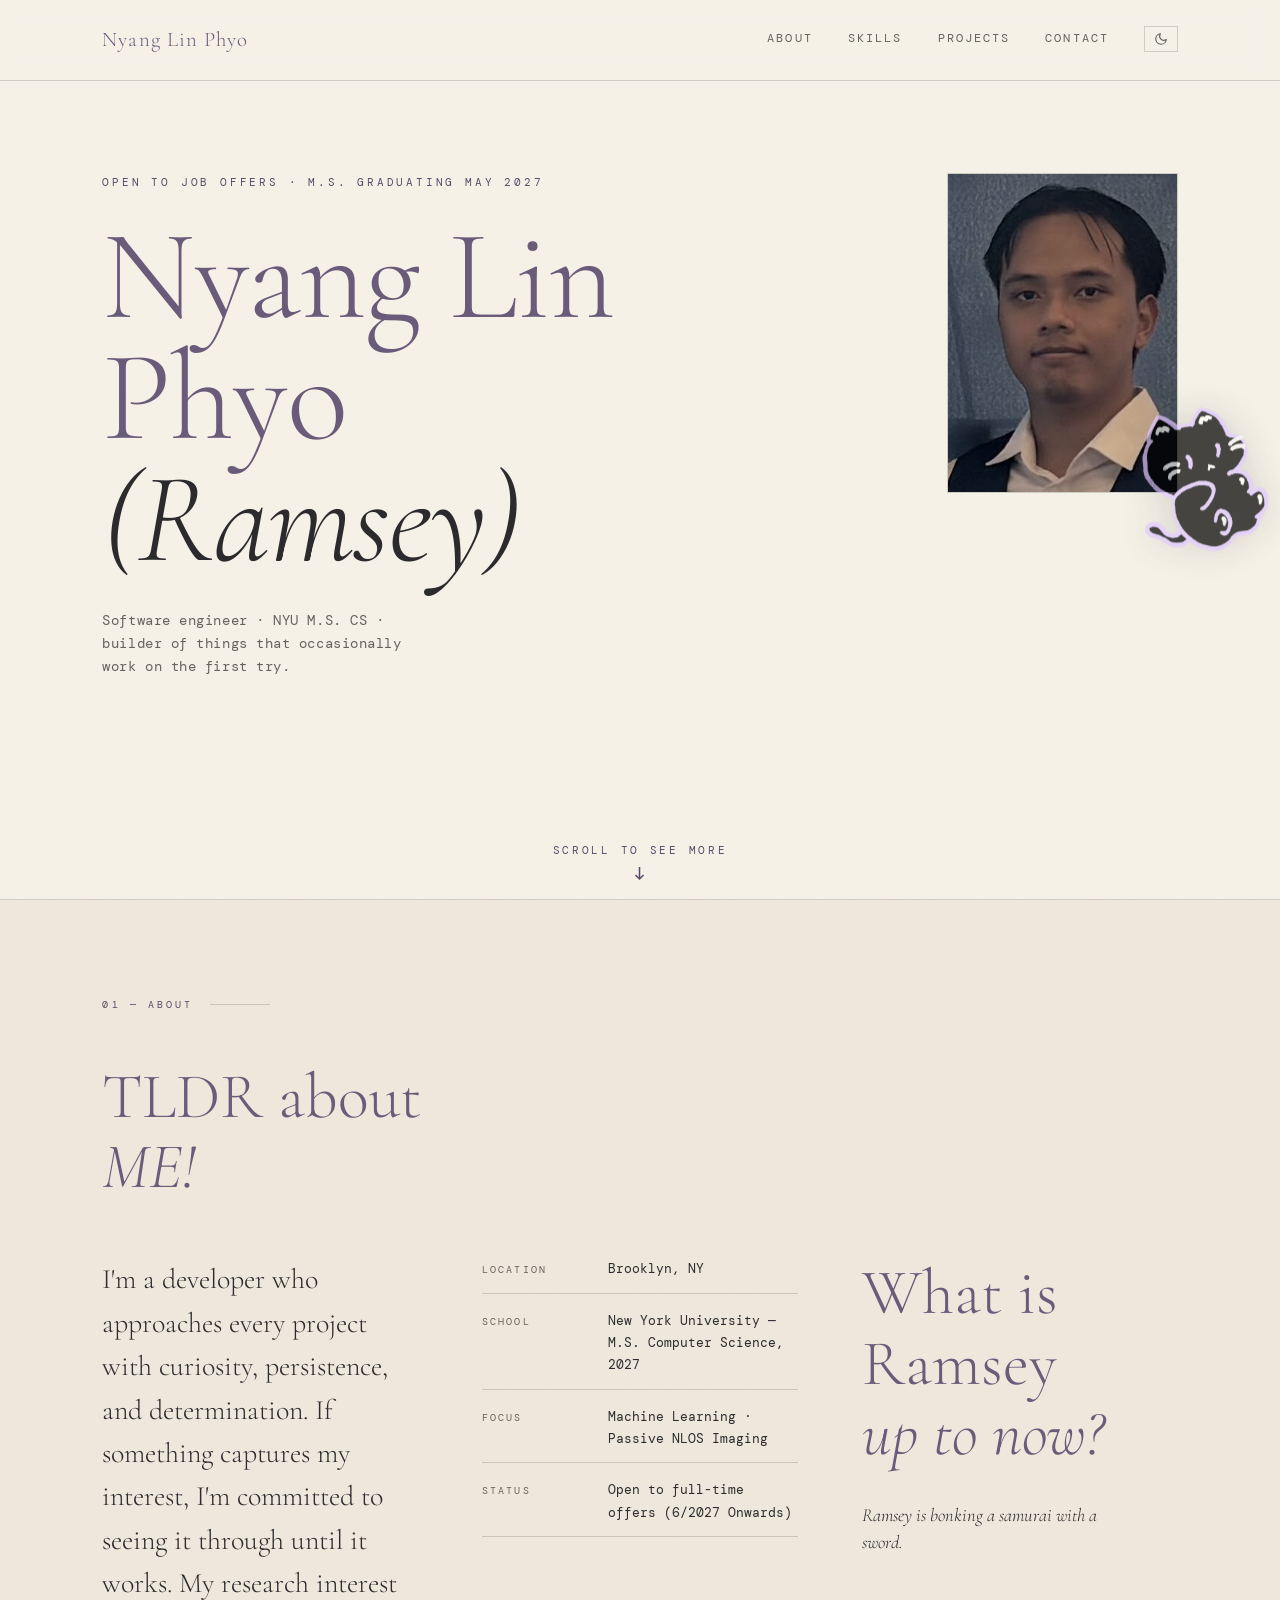
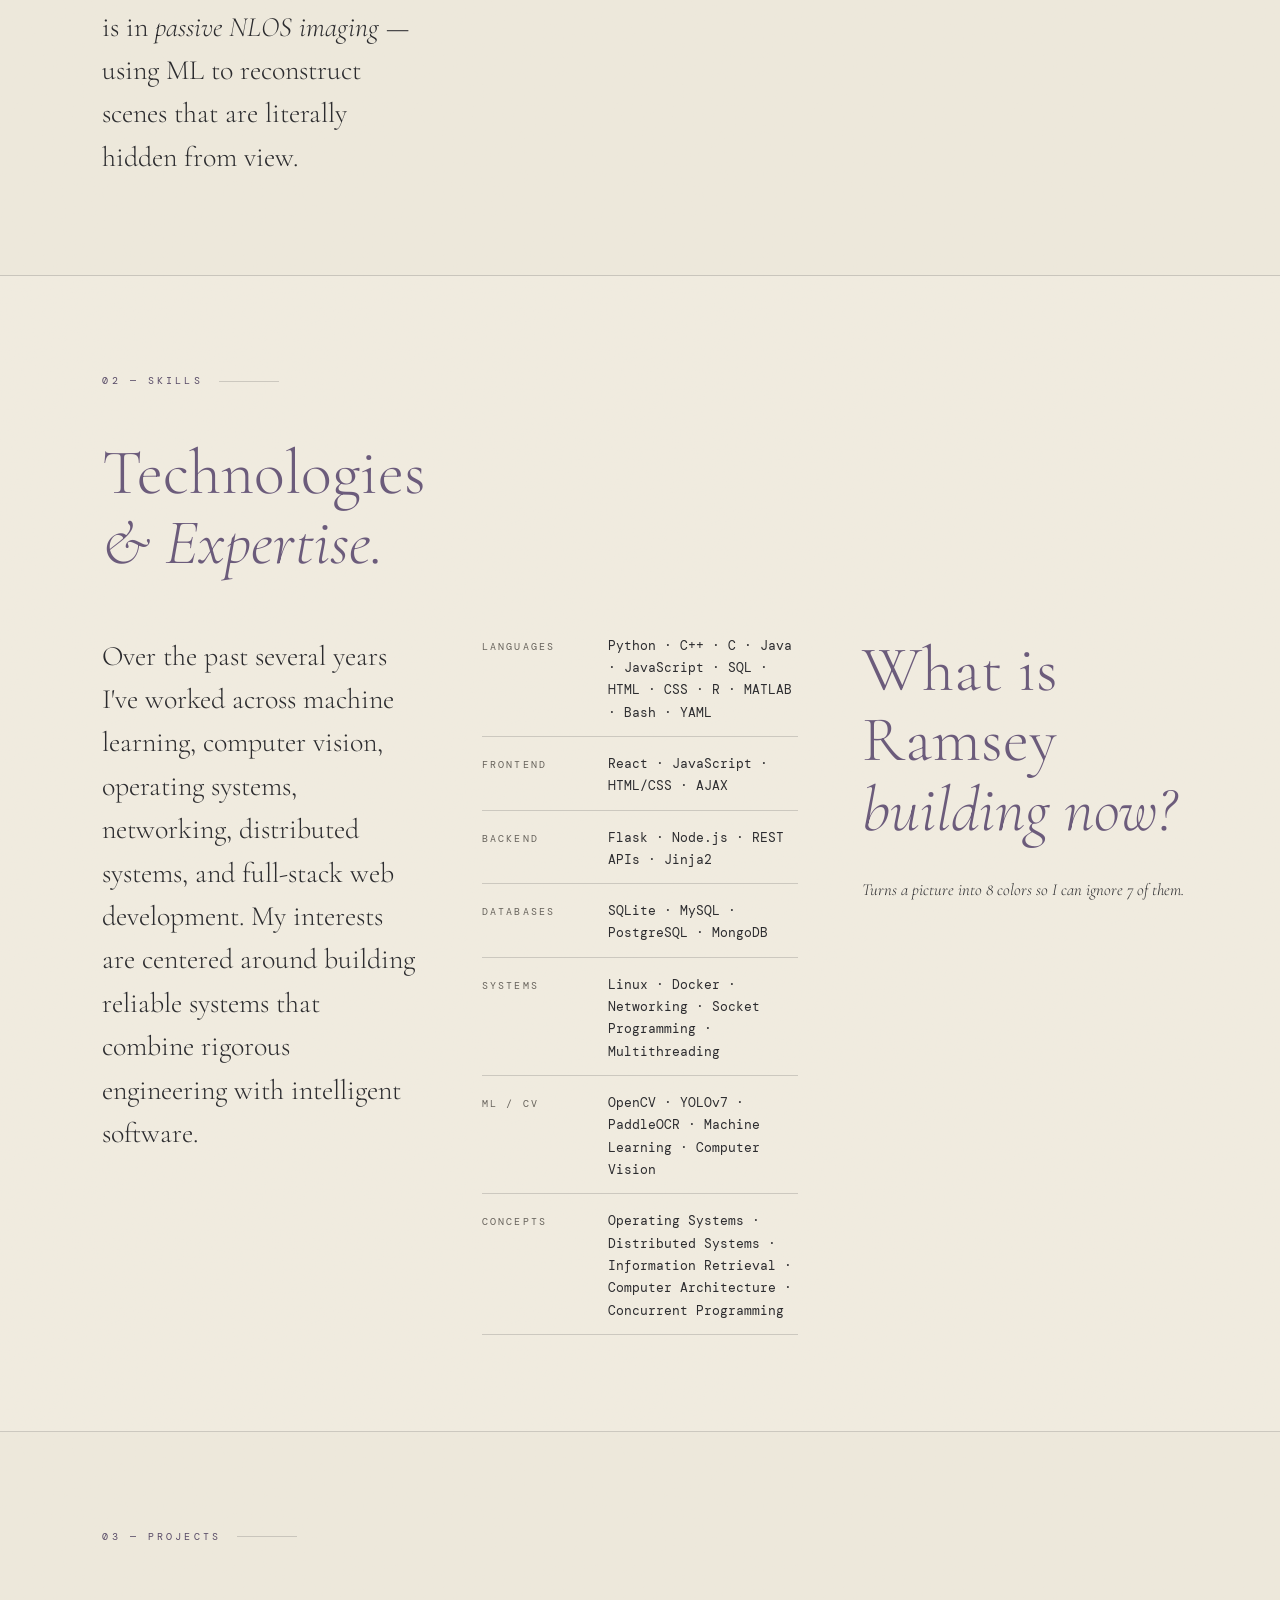
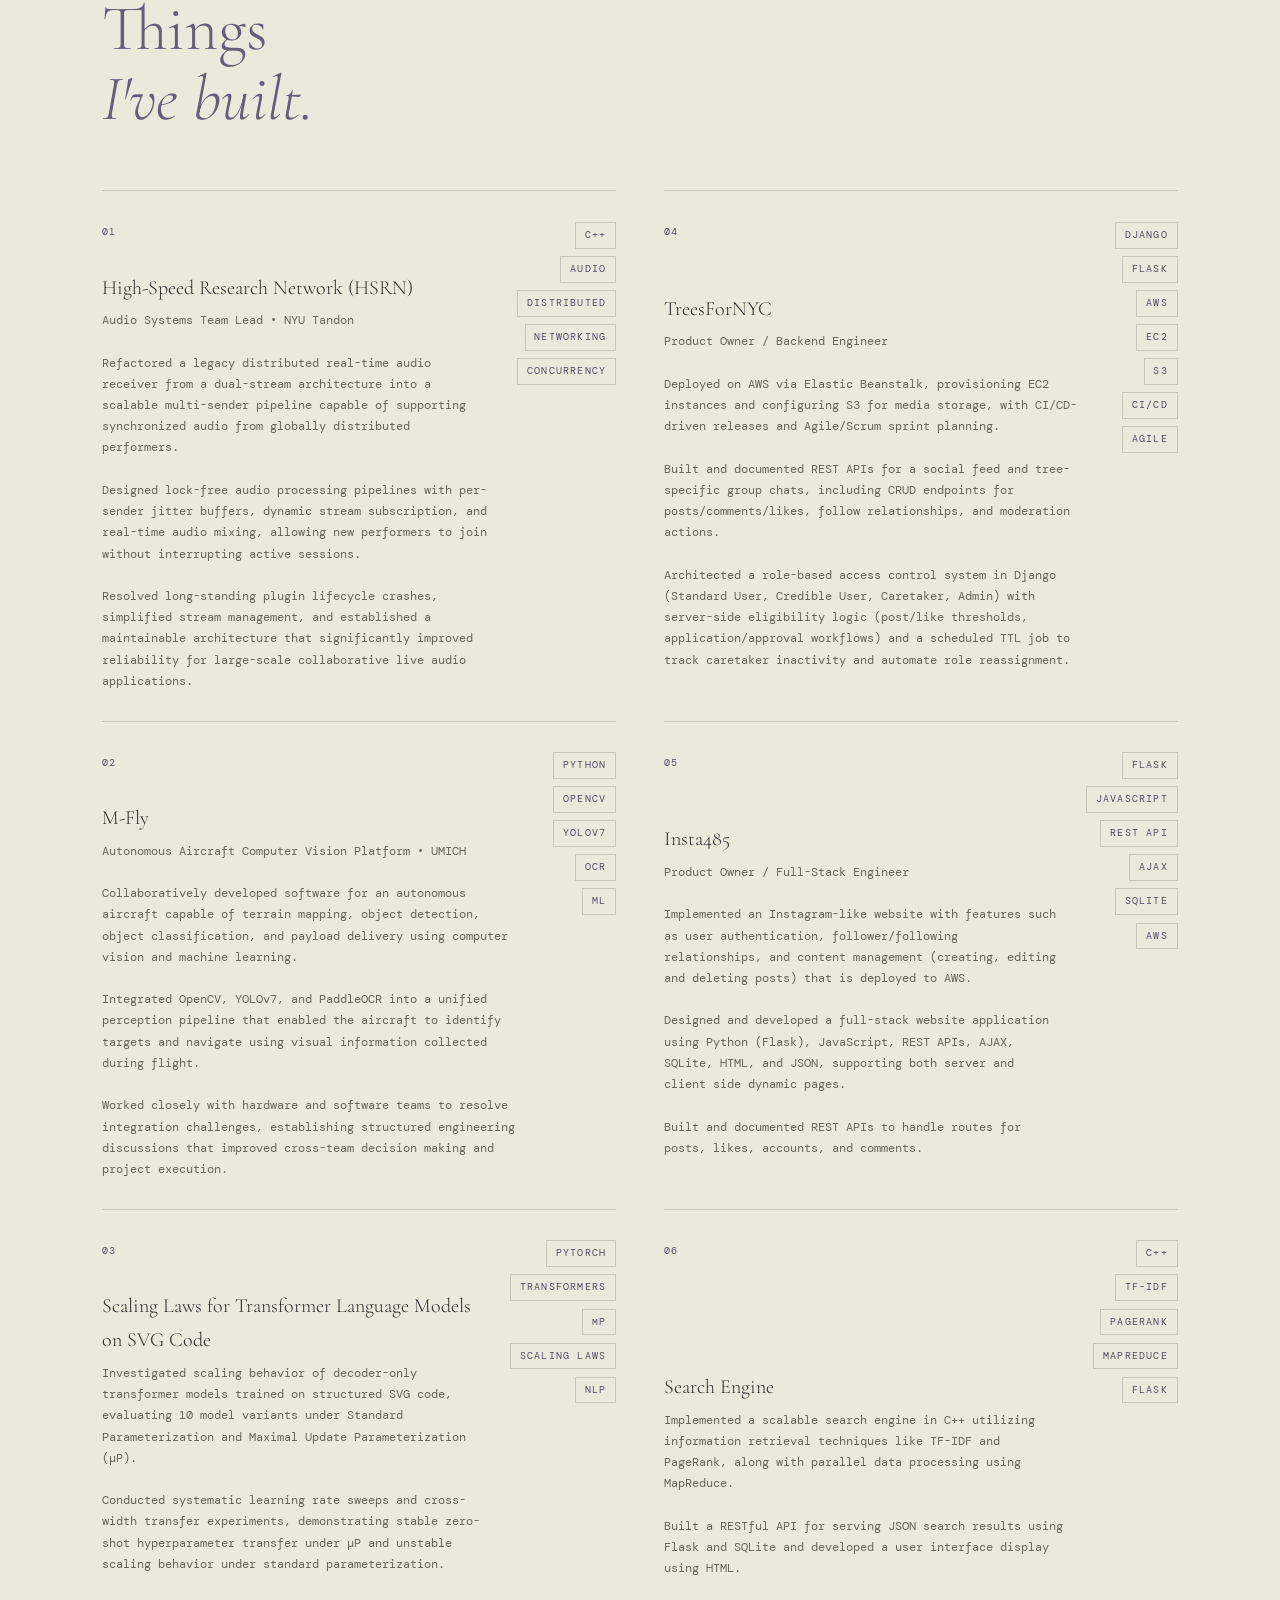
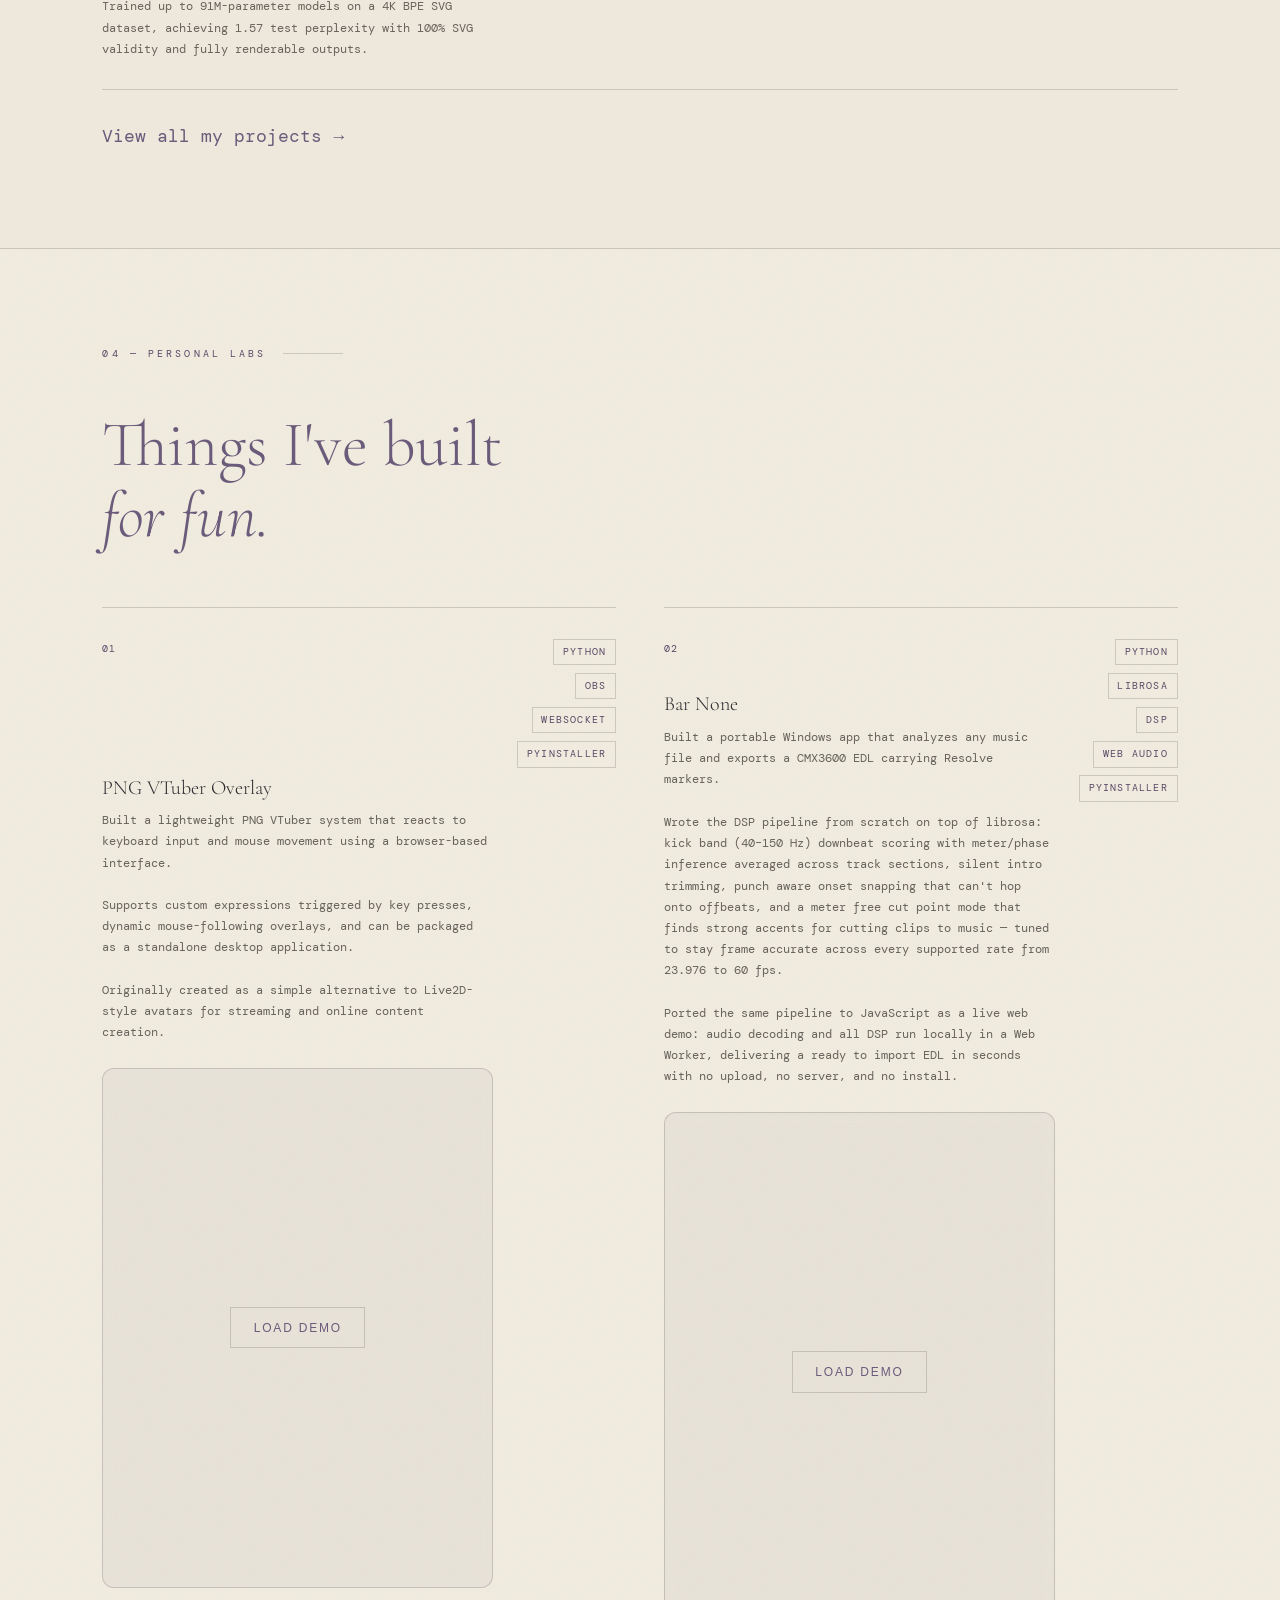
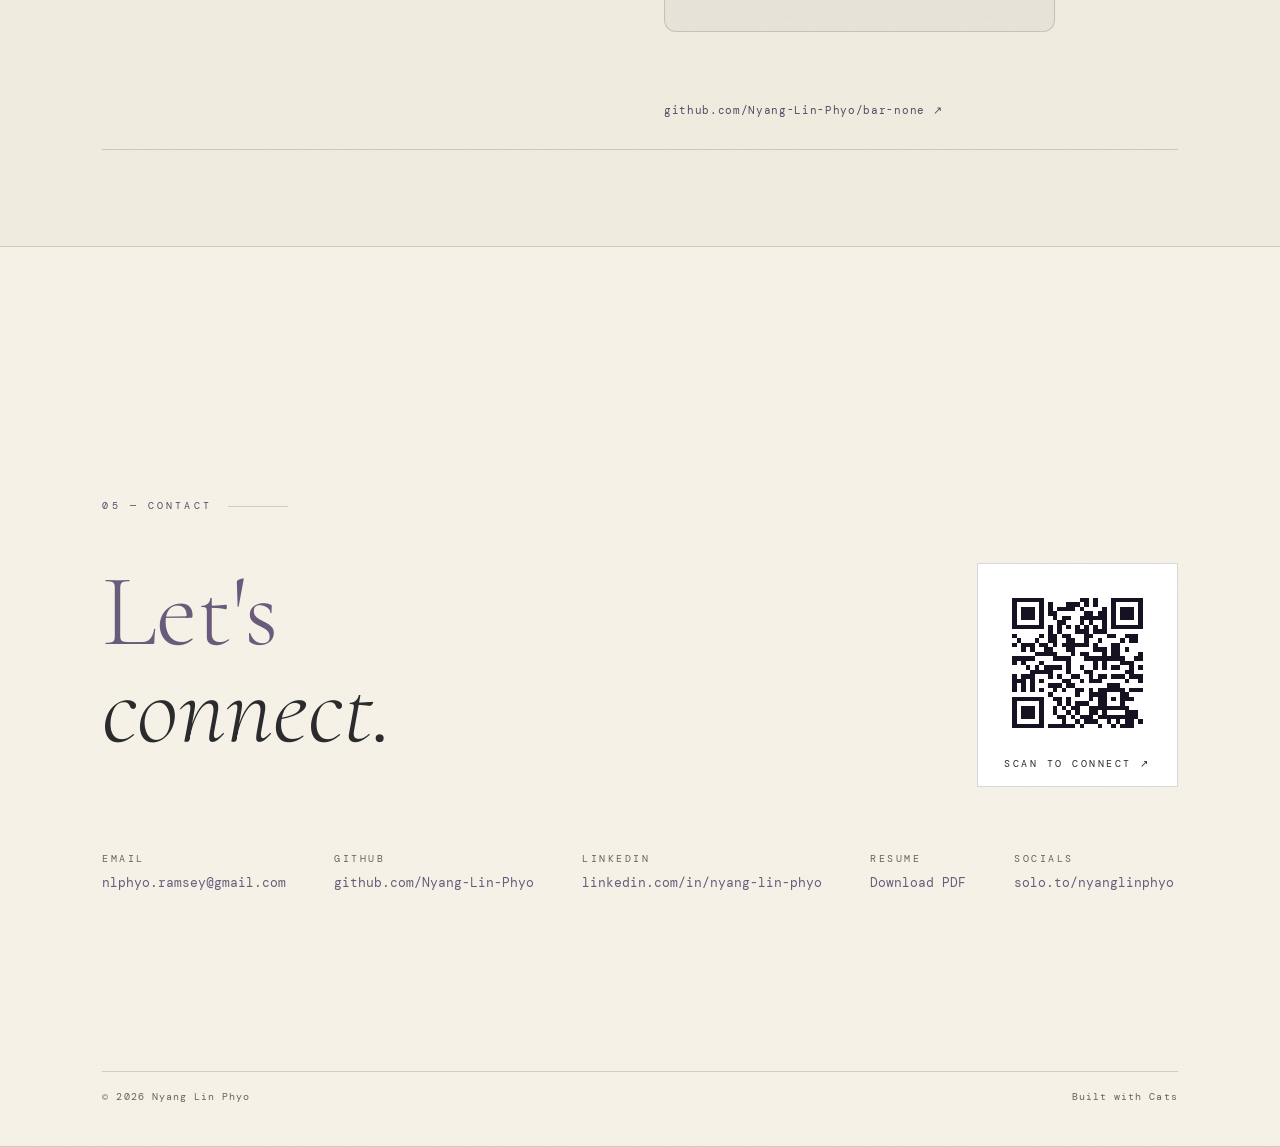
<file: index.html>
<!DOCTYPE html>
<html lang="en">

<head>
    <meta charset="UTF-8" />
    <meta name="viewport" content="width=device-width, initial-scale=1.0" />
    <title>welcome every-nyan~</title>
    <meta name="description" content="Portfolio of Nyang Lin Phyo (Ramsey) — software engineer, NYU M.S. CS. Machine learning, computer vision, systems and full-stack projects." />

    <link rel="preconnect" href="https://fonts.googleapis.com" />
    <link
        href="https://fonts.googleapis.com/css2?family=Cormorant+Garamond:ital,wght@0,300;0,400;1,300&family=DM+Mono:wght@300;400&display=swap"
        rel="stylesheet" />
    <link rel="icon" href="assets/R.png" type="image/png" />

    <!-- apply saved / OS theme before paint to avoid a flash -->
    <script>
        (function () {
            const saved = localStorage.getItem('theme');
            document.documentElement.dataset.theme =
                saved ?? (matchMedia('(prefers-color-scheme: light)').matches ? 'light' : 'dark');
        })();
    </script>

    <link rel="stylesheet" href="css/styles.css" />
</head>

<body>

    <a class="skip-link" href="#main">Skip to main content</a>

    <!-- floating cat (fixed, decorative — drag & drop easter egg) -->
    <div class="floating-cat" id="floatingCat" aria-hidden="true">
        <img src="assets/floatingCat.png" alt="" />
    </div>

    <!-- ══ ICON LIBRARY ══ -->
    <svg xmlns="http://www.w3.org/2000/svg" style="display: none">
        <symbol id="icon-sun" viewBox="0 0 24 24" fill="none" stroke="currentColor" stroke-width="2"
            stroke-linecap="round">
            <circle cx="12" cy="12" r="4" />
            <path
                d="M12 2v2M12 20v2M4.93 4.93l1.41 1.41M17.66 17.66l1.41 1.41M2 12h2M20 12h2M4.93 19.07l1.41-1.41M17.66 6.34l1.41-1.41" />
        </symbol>
        <symbol id="icon-moon" viewBox="0 0 24 24" fill="none" stroke="currentColor" stroke-width="2"
            stroke-linecap="round" stroke-linejoin="round">
            <path d="M21 12.79A9 9 0 1 1 11.21 3 7 7 0 0 0 21 12.79z" />
        </symbol>
    </svg>

    <!-- ══ HEADER / NAV ══ -->
    <header>
        <nav aria-label="Primary">
            <span class="nav-logo">Nyang Lin Phyo</span>
            <ul class="nav-links">
                <li><a href="#about">About</a></li>
                <li><a href="#skills">Skills</a></li>
                <li><a href="#projects">Projects</a></li>
                <li><a href="#contact">Contact</a></li>
                <li>
                    <button type="button" id="themeToggle" class="theme-toggle" aria-pressed="false">
                        <svg class="icon-sun" width="14" height="14" aria-hidden="true">
                            <use href="#icon-sun" />
                        </svg>
                        <svg class="icon-moon" width="14" height="14" aria-hidden="true">
                            <use href="#icon-moon" />
                        </svg>
                    </button>
                </li>
            </ul>
        </nav>
    </header>

    <main id="main">

        <!-- ── LAYER 1: HERO ── -->
        <section class="layer" id="hero" aria-labelledby="hero-heading">

            <div class="hero-row">
                <div class="hero-text">
                    <p class="hero-eyebrow fade-up">Open to job offers · M.S. Graduating May 2027</p>
                    <h1 class="hero-name fade-up" id="hero-heading">
                        Nyang Lin Phyo<br /><em>(Ramsey)</em>
                    </h1>
                    <p class="hero-sub fade-up">
                        Software engineer · NYU M.S. CS · builder of things that occasionally work on the first try.
                    </p>
                </div>

                <a class="hero-photo fade-up" href="personal.html">
                    <img src="assets/me.jpg" alt="Portrait of Nyang Lin Phyo — visit the personal page" />
                    <span class="hero-photo-hint" aria-hidden="true">
                        click me...
                        <svg width="11" height="11" viewBox="0 0 18 18" fill="none" stroke="currentColor"
                            stroke-width="1.5">
                            <line x1="9" y1="2" x2="9" y2="13" />
                            <polyline points="5,9.5 9,13.5 13,9.5" />
                        </svg>
                    </span>
                </a>
            </div>

            <div class="hero-scroll-indicator" aria-hidden="true">
                <span>Scroll to see more</span>
                <svg width="18" height="18" viewBox="0 0 18 18" fill="none" stroke="currentColor" stroke-width="1.5">
                    <line x1="9" y1="2" x2="9" y2="14" />
                    <polyline points="5,10 9,14 13,10" />
                </svg>
            </div>

        </section>

        <!-- ── LAYER 2: ABOUT ── -->
        <section class="layer" id="about" aria-labelledby="about-heading">
            <p class="section-label fade-up">01 — About</p>
            <h2 class="section-header fade-up" id="about-heading">
                TLDR about<br /><em>ME!</em>
            </h2>
            <div class="about-grid">
                <p class="about-text fade-up">
                    I'm a developer who approaches every project with curiosity, persistence, and determination. If
                    something captures my interest, I'm committed to seeing it through until it works. My research
                    interest is in <em>passive NLOS imaging</em> — using ML to
                    reconstruct scenes that are literally hidden from view.
                </p>
                <div class="about-details fade-up">
                    <div class="detail-row">
                        <span class="detail-key">Location</span>
                        <span class="detail-val">Brooklyn, NY</span>
                    </div>
                    <div class="detail-row">
                        <span class="detail-key">School</span>
                        <span class="detail-val">New York University — M.S. Computer Science, 2027</span>
                    </div>
                    <div class="detail-row">
                        <span class="detail-key">Focus</span>
                        <span class="detail-val">Machine Learning · Passive NLOS Imaging</span>
                    </div>
                    <div class="detail-row">
                        <span class="detail-key">Status</span>
                        <span class="detail-val">Open to full-time offers (6/2027 Onwards)</span>
                    </div>
                </div>

                <div class="about-now fade-up">
                    <h3 class="section-header about-now-title">
                        What is Ramsey<br /><em>up to now?</em>
                    </h3>
                    <p class="about-now-status" id="nowStatus"></p>
                </div>
            </div>
        </section>

        <!-- ── LAYER 3: SKILLS ── -->
        <section class="layer" id="skills" aria-labelledby="skills-heading">
            <p class="section-label fade-up">02 — Skills</p>
            <h2 class="section-header fade-up" id="skills-heading">
                Technologies<br /><em>&amp; Expertise.</em>
            </h2>

            <div class="about-grid fade-up">
                <p class="about-text">
                    Over the past several years I've worked across machine learning,
                    computer vision, operating systems, networking, distributed systems,
                    and full-stack web development. My interests are centered around
                    building reliable systems that combine rigorous engineering with
                    intelligent software.
                </p>

                <div class="about-details">
                    <div class="detail-row">
                        <span class="detail-key">Languages</span>
                        <span class="detail-val">Python · C++ · C · Java · JavaScript · SQL · HTML · CSS · R · MATLAB
                            · Bash · YAML</span>
                    </div>
                    <div class="detail-row">
                        <span class="detail-key">Frontend</span>
                        <span class="detail-val">React · JavaScript · HTML/CSS · AJAX</span>
                    </div>
                    <div class="detail-row">
                        <span class="detail-key">Backend</span>
                        <span class="detail-val">Flask · Node.js · REST APIs · Jinja2</span>
                    </div>
                    <div class="detail-row">
                        <span class="detail-key">Databases</span>
                        <span class="detail-val">SQLite · MySQL · PostgreSQL · MongoDB</span>
                    </div>
                    <div class="detail-row">
                        <span class="detail-key">Systems</span>
                        <span class="detail-val">Linux · Docker · Networking · Socket Programming ·
                            Multithreading</span>
                    </div>
                    <div class="detail-row">
                        <span class="detail-key">ML / CV</span>
                        <span class="detail-val">OpenCV · YOLOv7 · PaddleOCR · Machine Learning · Computer
                            Vision</span>
                    </div>
                    <div class="detail-row">
                        <span class="detail-key">Concepts</span>
                        <span class="detail-val">Operating Systems · Distributed Systems · Information Retrieval ·
                            Computer Architecture · Concurrent Programming</span>
                    </div>
                </div>

                <div class="about-now">
                    <h3 class="section-header about-now-title">
                        What is Ramsey<br /><em>building now?</em>
                    </h3>
                    <p class="about-now-status" id="buildStatus"></p>
                </div>
            </div>
        </section>

        <!-- ── LAYER 4: PROJECTS ── -->
        <section class="layer" id="projects" aria-labelledby="projects-heading">
            <p class="section-label fade-up">03 — Projects</p>
            <h2 class="section-header fade-up" id="projects-heading">
                Things<br /><em>I've built.</em>
            </h2>
            <div class="projects-grid">
                <div class="project-item fade-up">
                    <span class="project-num" aria-hidden="true">01</span>
                    <div class="project-content">
                        <p class="project-title">High-Speed Research Network (HSRN)</p>
                        <p class="project-desc">
                            Audio Systems Team Lead • NYU Tandon
                            <br><br>
                            Refactored a legacy distributed real-time audio receiver from a dual-stream
                            architecture into a scalable multi-sender pipeline capable of supporting synchronized
                            audio from globally distributed performers.
                            <br><br>
                            Designed lock-free audio processing pipelines with per-sender jitter buffers, dynamic
                            stream subscription, and real-time audio mixing, allowing new performers to join
                            without interrupting active sessions.
                            <br><br>
                            Resolved long-standing plugin lifecycle crashes, simplified stream management, and
                            established a maintainable architecture that significantly improved reliability for
                            large-scale collaborative live audio applications.
                        </p>
                    </div>
                    <div class="project-tags">
                        <span class="tag">C++</span>
                        <span class="tag">Audio</span>
                        <span class="tag">Distributed</span>
                        <span class="tag">Networking</span>
                        <span class="tag">Concurrency</span>
                    </div>
                </div>

                <div class="project-item fade-up">
                    <span class="project-num" aria-hidden="true">02</span>
                    <div class="project-content">
                        <p class="project-title">M-Fly</p>
                        <p class="project-desc">
                            Autonomous Aircraft Computer Vision Platform • UMICH
                            <br><br>
                            Collaboratively developed software for an autonomous aircraft capable of terrain
                            mapping, object detection, object classification, and payload delivery using computer
                            vision and machine learning.
                            <br><br>
                            Integrated OpenCV, YOLOv7, and PaddleOCR into a unified perception pipeline that
                            enabled the aircraft to identify targets and navigate using visual information
                            collected during flight.
                            <br><br>
                            Worked closely with hardware and software teams to resolve integration challenges,
                            establishing structured engineering discussions that improved cross-team decision
                            making and project execution.
                        </p>
                    </div>
                    <div class="project-tags">
                        <span class="tag">Python</span>
                        <span class="tag">OpenCV</span>
                        <span class="tag">YOLOv7</span>
                        <span class="tag">OCR</span>
                        <span class="tag">ML</span>
                    </div>
                </div>

                <div class="project-item fade-up">
                    <span class="project-num" aria-hidden="true">03</span>
                    <div class="project-content">
                        <p class="project-title">Scaling Laws for Transformer Language Models on SVG Code</p>
                        <p class="project-desc">
                            Investigated scaling behavior of decoder-only transformer models trained on
                            structured SVG code, evaluating 10 model variants under Standard Parameterization and
                            Maximal Update Parameterization (µP).
                            <br><br>
                            Conducted systematic learning rate sweeps and cross-width transfer experiments,
                            demonstrating stable zero-shot hyperparameter transfer under µP and unstable scaling
                            behavior under standard parameterization.
                            <br><br>
                            Trained up to 91M-parameter models on a 4K BPE SVG dataset, achieving 1.57 test
                            perplexity with 100% SVG validity and fully renderable outputs.
                        </p>
                    </div>
                    <div class="project-tags">
                        <span class="tag">PyTorch</span>
                        <span class="tag">Transformers</span>
                        <span class="tag">µP</span>
                        <span class="tag">Scaling Laws</span>
                        <span class="tag">NLP</span>
                    </div>
                </div>

                <div class="project-item fade-up">
                    <span class="project-num" aria-hidden="true">04</span>
                    <div class="project-content">
                        <p class="project-title">TreesForNYC</p>
                        <p class="project-desc">
                            Product Owner / Backend Engineer
                            <br><br>
                            Deployed on AWS via Elastic Beanstalk, provisioning EC2 instances and configuring
                            S3 for media storage, with CI/CD-driven releases and Agile/Scrum sprint planning.
                            <br><br>
                            Built and documented REST APIs for a social feed and tree-specific group chats,
                            including CRUD endpoints for posts/comments/likes, follow relationships, and
                            moderation actions.
                            <br><br>
                            Architected a role-based access control system in Django (Standard User, Credible
                            User, Caretaker, Admin) with server-side eligibility logic (post/like thresholds,
                            application/approval workflows) and a scheduled TTL job to track caretaker inactivity
                            and automate role reassignment.
                        </p>
                    </div>
                    <div class="project-tags">
                        <span class="tag">Django</span>
                        <span class="tag">Flask</span>
                        <span class="tag">AWS</span>
                        <span class="tag">EC2</span>
                        <span class="tag">S3</span>
                        <span class="tag">CI/CD</span>
                        <span class="tag">Agile</span>
                    </div>
                </div>

                <div class="project-item fade-up">
                    <span class="project-num" aria-hidden="true">05</span>
                    <div class="project-content">
                        <p class="project-title">Insta485</p>
                        <p class="project-desc">
                            Product Owner / Full-Stack Engineer
                            <br><br>
                            Implemented an Instagram-like website with features such as user authentication,
                            follower/following relationships, and content management (creating, editing and
                            deleting posts) that is deployed to AWS.
                            <br><br>
                            Designed and developed a full-stack website application using Python (Flask),
                            JavaScript, REST APIs, AJAX, SQLite, HTML, and JSON, supporting both server and
                            client side dynamic pages.
                            <br><br>
                            Built and documented REST APIs to handle routes for posts, likes, accounts, and
                            comments.
                        </p>
                    </div>
                    <div class="project-tags">
                        <span class="tag">Flask</span>
                        <span class="tag">JavaScript</span>
                        <span class="tag">REST API</span>
                        <span class="tag">AJAX</span>
                        <span class="tag">SQLite</span>
                        <span class="tag">AWS</span>
                    </div>
                </div>

                <div class="project-item fade-up">
                    <span class="project-num" aria-hidden="true">06</span>
                    <div class="project-content">
                        <p class="project-title">Search Engine</p>
                        <p class="project-desc">
                            Implemented a scalable search engine in C++ utilizing information retrieval
                            techniques like TF-IDF and PageRank, along with parallel data processing using
                            MapReduce.
                            <br><br>
                            Built a RESTful API for serving JSON search results using Flask and SQLite and
                            developed a user interface display using HTML.
                        </p>
                    </div>
                    <div class="project-tags">
                        <span class="tag">C++</span>
                        <span class="tag">TF-IDF</span>
                        <span class="tag">PageRank</span>
                        <span class="tag">MapReduce</span>
                        <span class="tag">Flask</span>
                    </div>
                </div>
            </div>
            <div class="projects-more fade-up">
                <a href="projects.html" class="link link-right">
                    View all my projects →
                </a>
            </div>
        </section>

        <!-- ── LAYER 5: PERSONAL PROJECTS ── -->
        <section class="layer" id="personal" aria-labelledby="personal-heading">
            <p class="section-label fade-up">04 — Personal Labs</p>
            <h2 class="section-header fade-up" id="personal-heading">
                Things I've built<br /><em>for fun.</em>
            </h2>
            <div class="project-list">
                <div class="project-item fade-up">
                    <span class="project-num" aria-hidden="true">01</span>
                    <div class="project-content">
                        <p class="project-title">PNG VTuber Overlay</p>
                        <p class="project-desc">
                            Built a lightweight PNG VTuber system that reacts to keyboard input and mouse
                            movement using a browser-based interface.
                            <br><br>
                            Supports custom expressions triggered by key presses, dynamic mouse-following
                            overlays, and can be packaged as a standalone desktop application.
                            <br><br>
                            Originally created as a simple alternative to Live2D-style avatars for streaming
                            and online content creation.
                        </p>
                        <div class="project-demo-container fade-up">
                            <div class="demo-placeholder" id="demoPlaceholder">
                                <button class="demo-btn" id="loadDemoBtn">Load Demo</button>
                            </div>
                            <p class="demo-hover-hint" id="demoHoverHint">Hover over the demo to activate key
                                tracking.<br>Works better on PC!</p>
                            <p class="demo-mobile-note">Best experienced on desktop — check it out there to see
                                it in action.</p>
                        </div>
                    </div>
                    <div class="project-tags">
                        <span class="tag">Python</span>
                        <span class="tag">OBS</span>
                        <span class="tag">WebSocket</span>
                        <span class="tag">PyInstaller</span>
                    </div>
                </div>
                <div class="project-item fade-up">
                    <span class="project-num" aria-hidden="true">02</span>
                    <div class="project-content">
                        <p class="project-title">Bar None</p>
                        <p class="project-desc">
                            Built a portable Windows app that analyzes any music file and exports a
                            CMX3600 EDL carrying Resolve markers.
                            <br><br>
                            Wrote the DSP pipeline from scratch on top of librosa: kick band
                            (40–150 Hz) downbeat scoring with meter/phase inference averaged
                            across track sections, silent intro trimming, punch aware onset
                            snapping that can't hop onto offbeats, and a meter free cut point
                            mode that finds strong accents for cutting clips to music — tuned to
                            stay frame accurate across every supported rate from 23.976 to 60 fps.
                            <br><br>
                            Ported the same pipeline to JavaScript as a live web demo: audio
                            decoding and all DSP run locally in a Web Worker, delivering a
                            ready to import EDL in seconds with no upload, no server, and no
                            install.
                        </p>
                        <div class="project-demo-container fade-up">
                            <div class="demo-placeholder" id="barNonePlaceholder">
                                <button class="demo-btn" id="loadBarNoneBtn">Load Demo</button>
                            </div>
                            <p class="demo-hover-hint" id="barNoneHoverHint">Pick a song, hit detect, download the
                                EDL — then import it into DaVinci Resolve.</p>
                        </div>
                        <p class="project-repo-link">
                            <a href="https://github.com/Nyang-Lin-Phyo/bar-none" target="_blank"
                                rel="noopener noreferrer">github.com/Nyang-Lin-Phyo/bar-none ↗</a>
                        </p>
                    </div>
                    <div class="project-tags">
                        <span class="tag">Python</span>
                        <span class="tag">librosa</span>
                        <span class="tag">DSP</span>
                        <span class="tag">Web Audio</span>
                        <span class="tag">PyInstaller</span>
                    </div>
                </div>
            </div>
        </section>

        <!-- ── LAYER 6: CONTACT ── -->
        <section class="layer" id="contact" aria-labelledby="contact-heading">
            <p class="section-label fade-up">05 — Contact</p>
            <div class="contact-head fade-up">
                <h2 class="contact-big" id="contact-heading">
                    Let's<br /><em>connect.</em>
                </h2>
                <a class="contact-qr" href="https://solo.to/nyanglinphyo" target="_blank" rel="noopener noreferrer">
                    <img class="qr-light" src="assets/solo-to-qr.svg" alt="QR code linking to solo.to/nyanglinphyo"
                        width="176" height="176" />
                    <img class="qr-dark" src="assets/solo-to-qr-dark.svg"
                        alt="QR code linking to solo.to/nyanglinphyo" width="176" height="176" />
                    <span class="contact-qr-caption">Scan to connect ↗</span>
                </a>
            </div>
            <div class="contact-links fade-up">
                <div class="contact-link">
                    <span class="contact-link-label">Email</span>
                    <a href="mailto:nlphyo.ramsey@gmail.com">nlphyo.ramsey@gmail.com</a>
                </div>
                <div class="contact-link">
                    <span class="contact-link-label">GitHub</span>
                    <a href="https://github.com/Nyang-Lin-Phyo" target="_blank"
                        rel="noopener noreferrer">github.com/Nyang-Lin-Phyo</a>
                </div>
                <div class="contact-link">
                    <span class="contact-link-label">LinkedIn</span>
                    <a href="https://www.linkedin.com/in/nyang-lin-phyo/" target="_blank"
                        rel="noopener noreferrer">linkedin.com/in/nyang-lin-phyo</a>
                </div>
                <div class="contact-link">
                    <span class="contact-link-label">Resume</span>
                    <a href="assets/Resume.pdf" target="_blank" rel="noopener">Download PDF</a>
                </div>
                <div class="contact-link contact-social">
                    <span class="contact-link-label">Socials</span>
                    <a href="https://solo.to/nyanglinphyo" target="_blank"
                        rel="noopener noreferrer">solo.to/nyanglinphyo</a>
                </div>
            </div>
            <footer>
                <span>© 2026 Nyang Lin Phyo</span>
                <button type="button" class="footer-meow" id="footerMeow">Built with Cats</button>
            </footer>
        </section>

    </main>

    <!-- page behaviour -->
    <script src="js/main.js"></script>
    <script src="js/cat.js"></script>

    <!-- PNG VTuber demo loader + hero photo hint (index-specific) -->
    <script>
        (function () {
            'use strict';

            /* hero photo "click me..." hint — pops at a random 5-15s
               interval, holds briefly, then reschedules */
            const photo = document.querySelector('.hero-photo');
            const hint = document.querySelector('.hero-photo-hint');
            if (photo && hint && !window.matchMedia('(prefers-reduced-motion: reduce)').matches) {
                const HINT_HOLD = 2200;

                function scheduleHint() {
                    setTimeout(() => {
                        hint.classList.add('show');
                        setTimeout(() => {
                            hint.classList.remove('show');
                            scheduleHint();
                        }, HINT_HOLD);
                    }, 5000 + Math.random() * 10000);
                }

                scheduleHint();
            }

            /* PNG VTuber demo loader */
            document.getElementById('loadDemoBtn').addEventListener('click', () => {
                const container = document.getElementById('demoPlaceholder');
                const hint = document.getElementById('demoHoverHint');

                const iframe = document.createElement('iframe');
                iframe.src = 'demos/pngvtuber-demo.html';
                iframe.className = 'project-demo';
                iframe.title = 'PNG VTuber overlay demo';
                iframe.setAttribute('sandbox', 'allow-scripts allow-same-origin');

                let hintDismissed = false;

                iframe.addEventListener('mouseenter', () => {
                    iframe.contentWindow?.postMessage({ type: 'focus' }, '*');
                    if (!hintDismissed) {
                        hintDismissed = true;
                        hint.style.opacity = '0';
                    }
                });

                iframe.addEventListener('mouseleave', () => {
                    iframe.contentWindow?.postMessage({ type: 'blur' }, '*');
                });

                container.innerHTML = '';
                container.appendChild(iframe);

                requestAnimationFrame(() => {
                    hint.style.opacity = '1';
                });
            });

            /* Bar None demo loader (independent of the VTuber one) */
            document.getElementById('loadBarNoneBtn').addEventListener('click', () => {
                const container = document.getElementById('barNonePlaceholder');
                const hint = document.getElementById('barNoneHoverHint');

                const iframe = document.createElement('iframe');
                iframe.src = 'demos/barnone-demo.html';
                iframe.className = 'project-demo';
                iframe.title = 'Bar None demo';
                // allow-downloads so the sandboxed iframe can hand over the .edl
                iframe.setAttribute('sandbox', 'allow-scripts allow-same-origin allow-downloads');

                container.innerHTML = '';
                container.appendChild(iframe);

                requestAnimationFrame(() => {
                    hint.style.opacity = '1';
                });
            });

            /* ── Rotating status widgets ──
               About "What is Ramsey up to now?" picks its pool from the
               visitor's local hour; Skills "What is Ramsey building now?"
               uses a fixed pool. Both crossfade every 10s to a random,
               non-repeating line, fit on one row while they can, and wrap
               when the column gets narrow. */
const NOW_POOLS = [
                {
                    // 2am – 10am
                    from: 2,
                    to: 10,
                    lines: [
                        "Ramsey's petting a cat in his dream.",
                        "Ramsey is winning an argument with a penguin.",
                        "Ramsey is teaching a cat how to code.",
                        "Ramsey is being chased by a giant rubber duck (it's friendly).",
                        "Ramsey is hosting a talk show for sleepy raccoons.",
                        "Ramsey's training a model in his sleep, loss is going down.",
                        "Ramsey is debugging a dream with zero stack traces.",
                        "Ramsey's neurons are running a very long epoch.",
                        "Ramsey is currently buffering…",
                    ],
                },
                {
                    // 10am – 11am
                    from: 10,
                    to: 11,
                    lines: [
                        "Ramsey is peeling a banana with great focus.",
                        "Ramsey is eating strawberries and pretending it's a salad.",
                        "Ramsey is slicing mango like a professional.",
                        "Ramsey is pouring his first mocha of the day.",
                        "Ramsey is 40% chocolate, 60% coffee until further notice.",
                        "Ramsey is waiting for the mocha to kick in.",
                        "Ramsey's brain is loading, mocha is the progress bar.",
                        "Ramsey is sipping a mocha and thinking about nothing.",
                        "Ramsey is shaking his boba with great confidence.",
                        "Ramsey is sipping boba and calling it a balanced breakfast.",
                        "Ramsey is on a boba run, back soon.",
                        "Ramsey is having breakfast. Today's menu: fruit, mocha, or boba (chef's choice).",
                    ],
                },
                {
                    // 11am – 2pm
                    from: 11,
                    to: 14,
                    lines: [
                        'Ramsey is typing "Hope this finds you well" for the 47th time.',
                        'Ramsey is hitting "send" with great confidence.',
                        'Ramsey is inbox-zero-ing. Fingers crossed.',
                        "Ramsey is writing emails that definitely could have been a one-liner.",
                        "Ramsey is mentally scheduling the day (it will not go as planned).",
                        "Ramsey is booting up today's game plan.",
                        "Ramsey is doing a quick brain-sync with the day ahead.",
                        "Ramsey is in a meeting, nodding thoughtfully.",
                        "Ramsey is in a meeting that was probably an email.",
                        "Ramsey is taking notes (or doodling, it's a mystery).",
                        "Ramsey is in a meeting, camera on, brain buffering.",
                    ],
                },
                {
                    // 2pm – 9pm
                    from: 14,
                    to: 21,
                    lines: [
                        "Ramsey is coding. Send snacks, not questions.",
                        "Ramsey is in the zone, 3 tabs deep into Stack Overflow.",
                        "Ramsey is writing code that works (he doesn't know why yet).",
                        "Ramsey is fixing one bug and creating two new ones.",
                        "Ramsey is staring at a diff and feeling things.",
                        'Ramsey is committing with the message "fix stuff."',
                        "Ramsey's code just compiled on the first try. Suspicious.",
                        "Ramsey is training a model, loss is going down (probably).",
                        "Ramsey is reading a paper and pretending to understand the appendix.",
                        "Ramsey is trying to see around corners, literally.",
                        "Ramsey is squinting at shadows to reconstruct a hidden scene.",
                        "Ramsey is waiting on an epoch, watching the loss like it's a pot of water.",
                        "Ramsey is turning blurry penumbras into answers.",
                        "Ramsey is physically in class, mentally on a beach.",
                        "Ramsey is nodding at a slide he did not read.",
                        "Ramsey is on a boba run, back in 10 minutes.",
                        "Ramsey is being paged by a professor, the website is down.",
                        "Ramsey is rebooting the website and his will to live.",
                        'Ramsey is yelling "it worked on my machine."',
                        "Ramsey is firefighting a very important 404.",
                        "Ramsey is thinking about petting a cat.",
                        "Ramsey is currently daydreaming about cat fluff.",
                        "Ramsey is plotting how to pet the next cat he sees.",
                        "Ramsey is 90% cat thoughts, 10% everything else.",
                        "Ramsey is one cat away from a perfect day.",
                    ],
                },
                {
                    // 9pm – 2am (wraps midnight)
                    from: 21,
                    to: 2,
                    lines: [
                        "Ramsey is sketching something he'll never finish (it's still great).",
                        "Ramsey is shading a masterpiece, one line at a time.",
                        "Ramsey is erasing and redrawing the same eye for the 9th time.",
                        "Ramsey is doodling his way to enlightenment.",
                        "Ramsey is animating a tiny cursor frame by frame.",
                        "Ramsey is making your mouse pointer way cooler.",
                        "Ramsey is giving a cursor a personality.",
                        "Ramsey is crafting a pointer that will never be just a pointer again.",
                        "Ramsey is 32 pixels into a very important animation.",
                        "Ramsey is cutting clips from last weekend's hike.",
                        "Ramsey is syncing a mountain view to the perfect beat.",
                        "Ramsey is editing hike footage, trail dust included.",
                        "Ramsey is trimming 4 hours of hiking into 2 minutes of glory.",
                        "Ramsey is adding transitions to a very scenic summit.",
                        "Ramsey is in Hollows, fighting Ethereals.",
                        "Ramsey is farming drive discs, one more run.",
                        "Ramsey is pulling on the banner and trusting the pity.",
                        "Ramsey is saving New Eridu (again).",
                        "Ramsey is learning to deflect, one parry at a time.",
                        "Ramsey is bonking a samurai with a sword.",
                        "Ramsey is Wolf now, and the posture bar is winning.",
                        'Ramsey is reciting "never give up" to a boss with 3 health bars.',
                        "Ramsey is running, nowhere in particular.",
                        "Ramsey is outrunning his to-do list.",
                        "Ramsey is pacing himself, mostly.",
                        "Ramsey is on a run, no snacks, no regrets.",
                        "Ramsey is reading one more chapter (it's been four).",
                        "Ramsey is watching an anime that's definitely going to make him cry.",
                        "Ramsey is turning the page, the plot is thickening.",
                        "Ramsey is bath-buffering, back when he's fully steeped.",
                        "Ramsey is out of office, in the tub.",
                    ],
                },
            ];
            const BUILD_POOL = [
                'A journal you talk to. The AI does the remembering.',
                'A small AI companion that lives on my desktop and has opinions about my tab count.',
                "A map that fills in every road I've walked. Currently mostly blank.",
                'Turns a picture into 8 colors so I can ignore 7 of them.',
                "Because ‘it felt about right’ is not a sync strategy.",
            ];

            function makeStatusCycler(el, pools) {
                if (!el) return null;

                const normalized = typeof pools[0] === 'string' ? [{ lines: pools }] : pools;
                let lastIdx = -1;

                function poolForNow() {
                    const h = new Date().getHours();
                    for (const p of normalized) {
                        if (p.from == null) return p;
                        const inRange = p.from < p.to
                            ? (h >= p.from && h < p.to)
                            : (h >= p.from || h < p.to); // wraps midnight
                        if (inRange) return p;
                    }
                    return normalized[0];
                }

                function nextLine() {
                    const lines = poolForNow().lines;
                    let i;
                    do {
                        i = Math.floor(Math.random() * lines.length);
                    } while (lines.length > 1 && i === lastIdx);
                    lastIdx = i;
                    return lines[i];
                }

                /* one-line mode: shrink just enough that the longest line fits
                   its column; below ~12px (narrow screens) wrap instead */
                function fit() {
                    const col = el.parentElement.clientWidth;
                    el.style.fontSize = '';
                    el.style.whiteSpace = 'nowrap';
                    const basePx = parseFloat(getComputedStyle(el).fontSize);
                    const textW = el.scrollWidth;

                    if (textW <= col) {
                        /* fits at the base size */
                        el.style.removeProperty('white-space');
                        return;
                    }

                    const scaled = basePx * (col / textW) * 0.98;
                    if (scaled >= 12) {
                        /* keep it on one row, slightly smaller */
                        el.style.fontSize = scaled + 'px';
                    } else {
                        /* too narrow to read on one row - wrap instead */
                        el.style.removeProperty('white-space');
                        el.style.fontSize = '';
                    }
                }

                /* first line appears immediately, later ones drift-swap */
                el.textContent = nextLine();
                fit();

                setInterval(() => {
                    const line = nextLine();
                    el.classList.add('fade');
                    setTimeout(() => {
                        el.style.transition = 'none';
                        el.classList.add('preload');
                        el.textContent = line;
                        void el.offsetWidth;
                        fit();
                        el.style.transition = '';
                        el.classList.remove('preload', 'fade');
                    }, 400);
                }, 10000);

                return fit;
            }

            const statusFits = [
                makeStatusCycler(document.getElementById('nowStatus'), NOW_POOLS),
                makeStatusCycler(document.getElementById('buildStatus'), BUILD_POOL),
            ].filter(Boolean);

            let statusFitTimer;
            window.addEventListener('resize', () => {
                clearTimeout(statusFitTimer);
                statusFitTimer = setTimeout(() => statusFits.forEach(f => f()), 120);
            });
            if (document.fonts && document.fonts.ready) {
                document.fonts.ready.then(() => statusFits.forEach(f => f()));
            }

        })();
    </script>

</body>

</html>
</file>
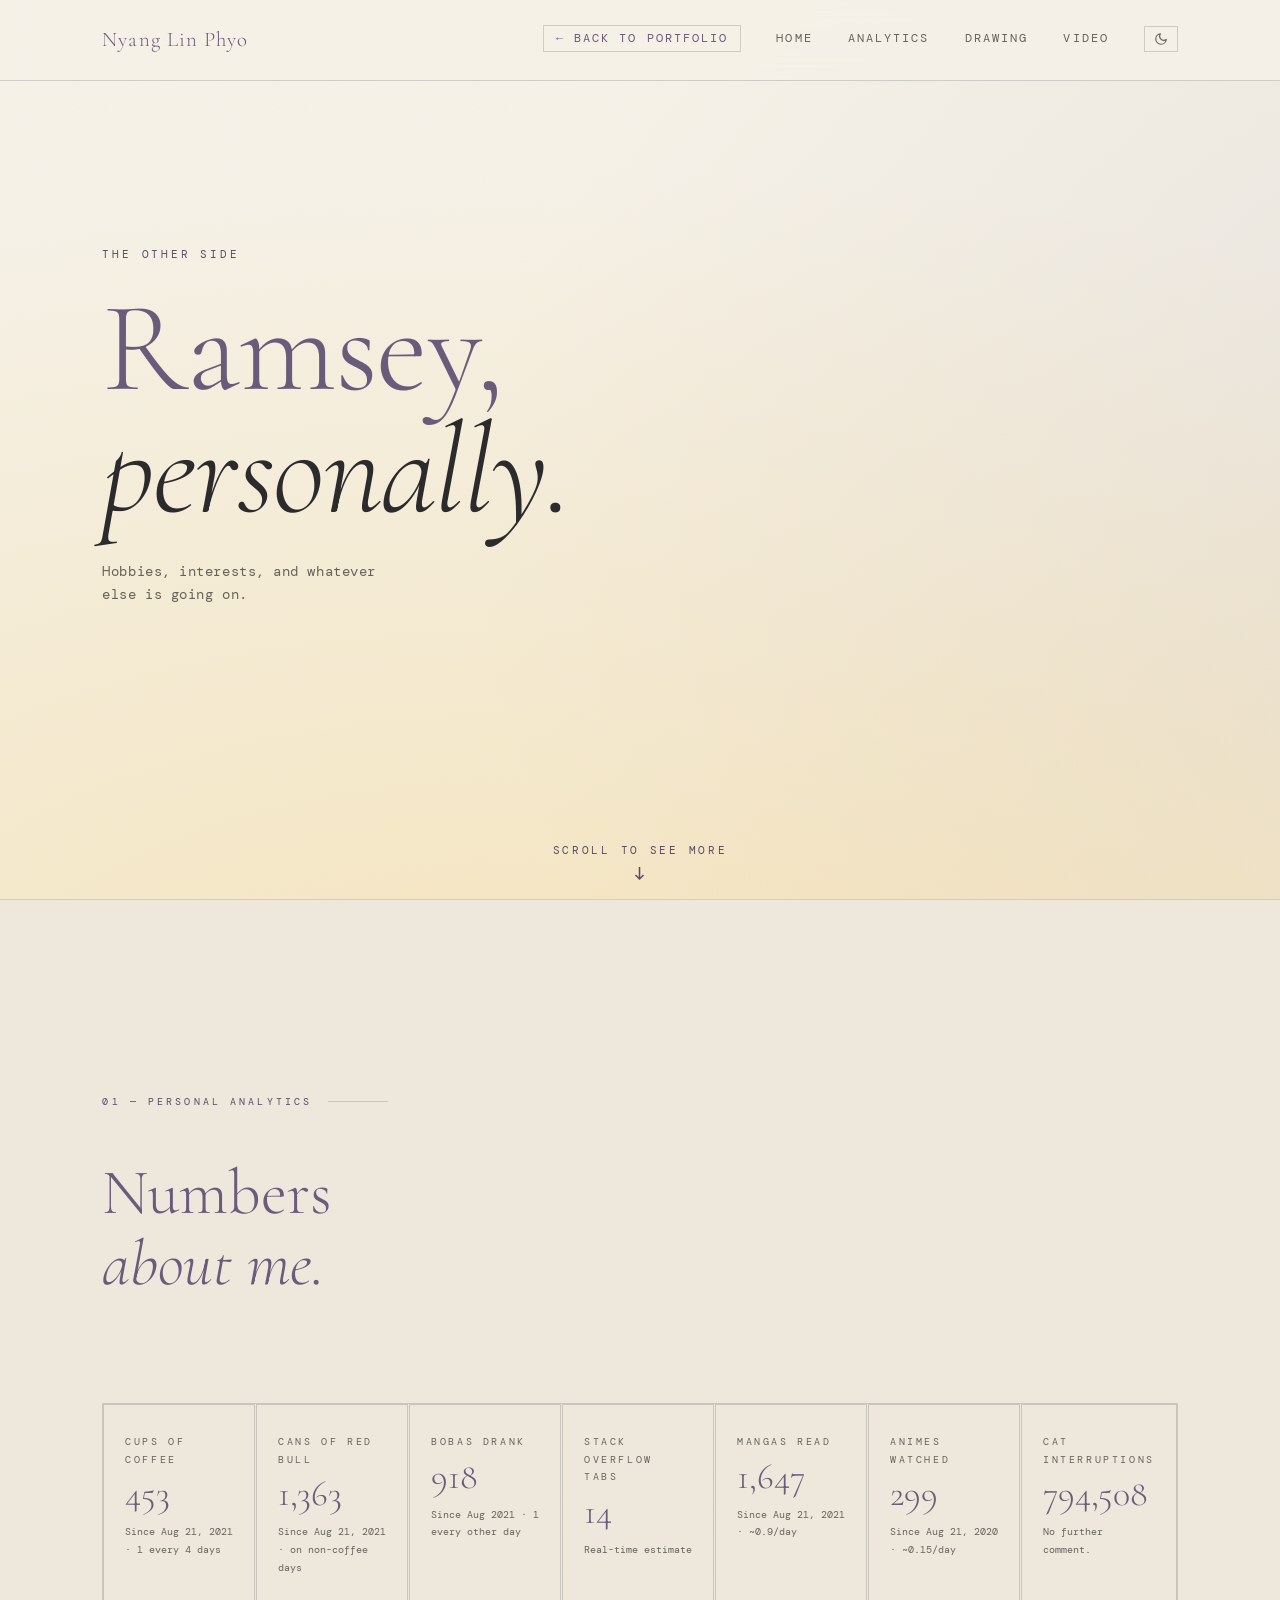
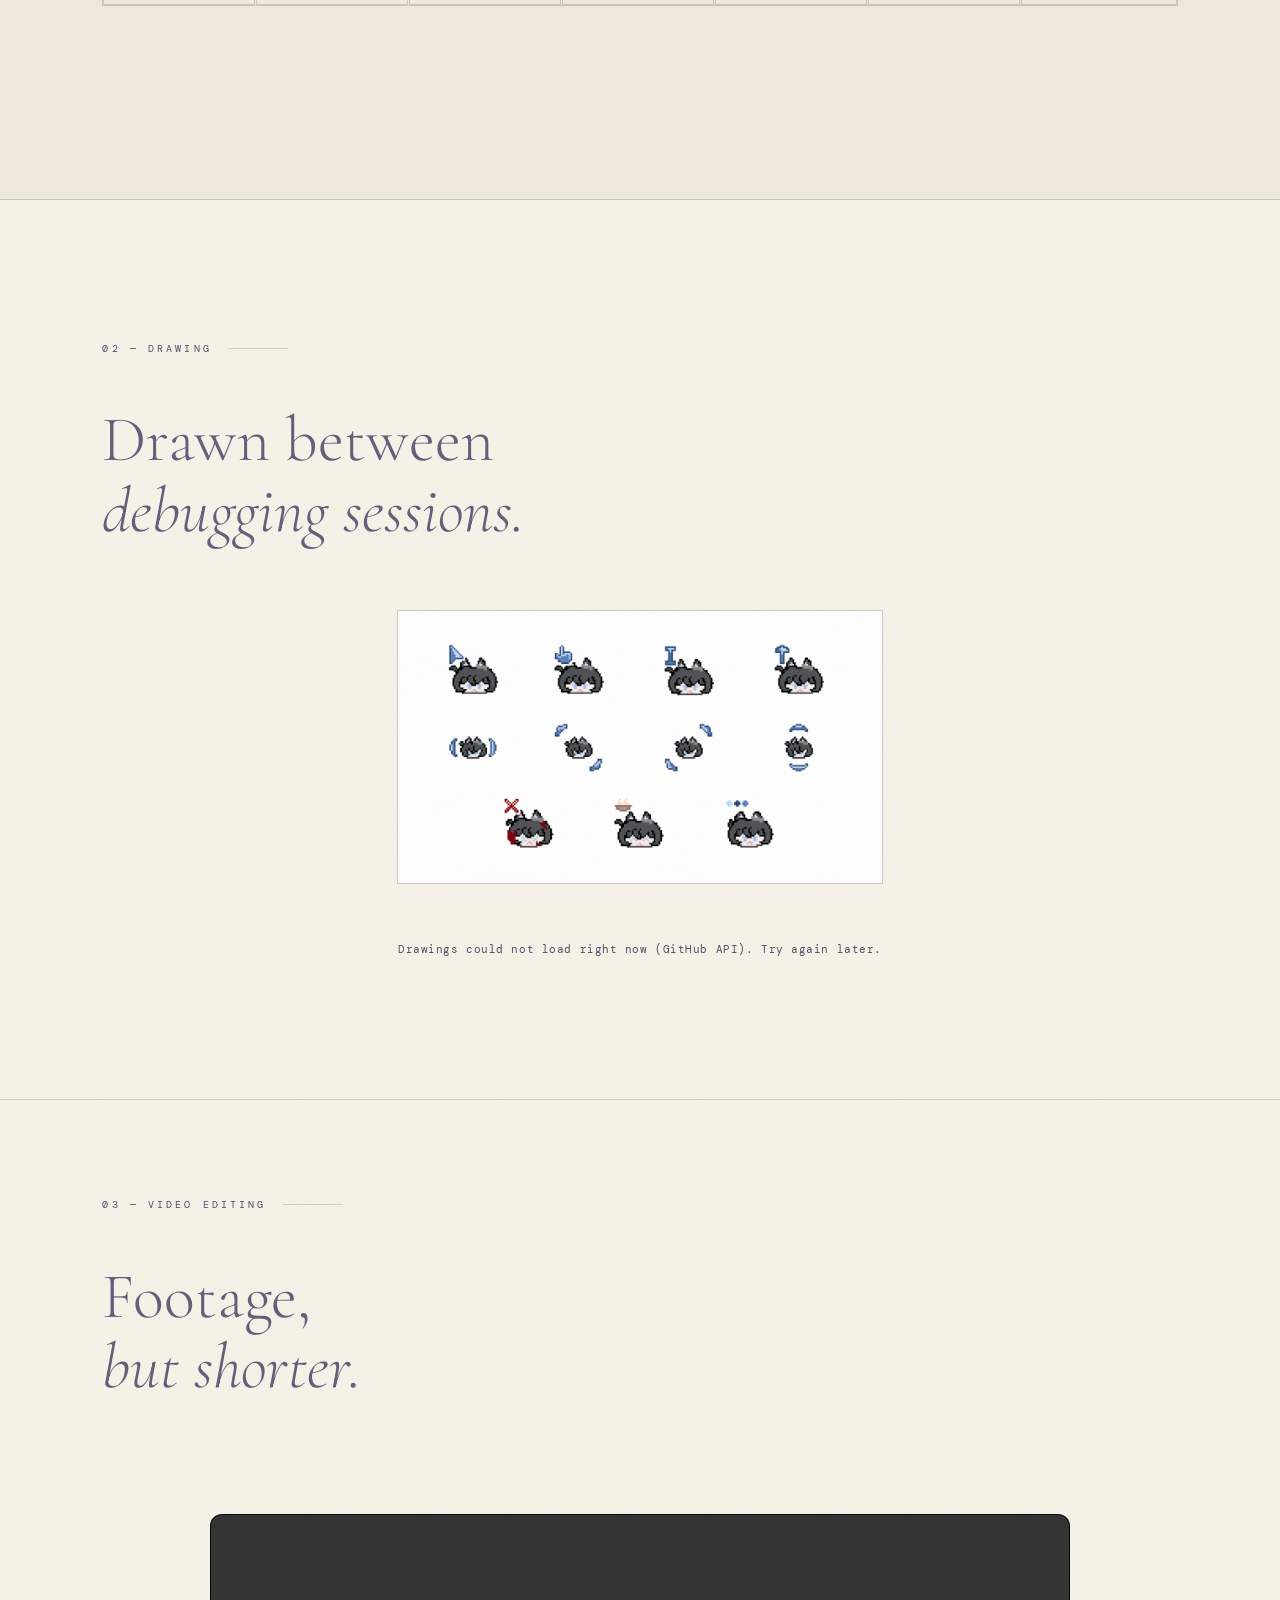
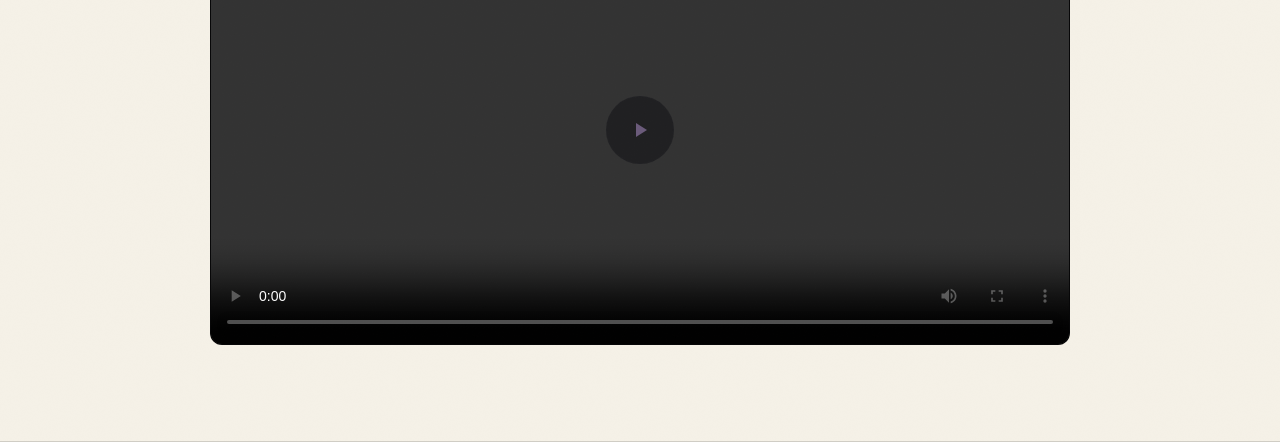
<file: personal.html>
<!DOCTYPE html>
<html lang="en">

<head>
    <meta charset="UTF-8" />
    <meta name="viewport" content="width=device-width, initial-scale=1.0" />
    <title>personal~</title>
    <meta name="description" content="The personal side of Nyang Lin Phyo (Ramsey) — hobbies, caffeine statistics and other things." />

    <link rel="preconnect" href="https://fonts.googleapis.com" />
    <link
        href="https://fonts.googleapis.com/css2?family=Cormorant+Garamond:ital,wght@0,300;0,400;1,300&family=DM+Mono:wght@300;400&display=swap"
        rel="stylesheet" />
    <link rel="icon" href="assets/R.png" type="image/png" />

    <!-- apply saved / OS theme before paint to avoid a flash -->
    <script>
        (function () {
            const saved = localStorage.getItem('theme');
            document.documentElement.dataset.theme =
                saved ?? (matchMedia('(prefers-color-scheme: light)').matches ? 'light' : 'dark');
        })();
    </script>

    <link rel="stylesheet" href="css/styles.css" />
</head>

<body>

    <a class="skip-link" href="#main">Skip to main content</a>

    <!-- ══ ICON LIBRARY ══ -->
    <svg xmlns="http://www.w3.org/2000/svg" style="display: none">
        <symbol id="icon-sun" viewBox="0 0 24 24" fill="none" stroke="currentColor" stroke-width="2"
            stroke-linecap="round">
            <circle cx="12" cy="12" r="4" />
            <path
                d="M12 2v2M12 20v2M4.93 4.93l1.41 1.41M17.66 17.66l1.41 1.41M2 12h2M20 12h2M4.93 19.07l1.41-1.41M17.66 6.34l1.41-1.41" />
        </symbol>
        <symbol id="icon-moon" viewBox="0 0 24 24" fill="none" stroke="currentColor" stroke-width="2"
            stroke-linecap="round" stroke-linejoin="round">
            <path d="M21 12.79A9 9 0 1 1 11.21 3 7 7 0 0 0 21 12.79z" />
        </symbol>
    </svg>

    <!-- ══ HEADER / NAV ══ -->
    <header>
        <nav aria-label="Primary">
            <a href="index.html" class="nav-logo">Nyang Lin Phyo</a>
            <ul class="nav-links">
                <li><a href="index.html" class="nav-back">← Back to Portfolio</a></li>
                <li><a href="#hero-personal">Home</a></li>
                <li><a href="#analytics">Analytics</a></li>
                <li><a href="#drawing">Drawing</a></li>
                <li><a href="#video">Video</a></li>
                <li>
                    <button type="button" id="themeToggle" class="theme-toggle" aria-pressed="false">
                        <svg class="icon-sun" width="14" height="14" aria-hidden="true">
                            <use href="#icon-sun" />
                        </svg>
                        <svg class="icon-moon" width="14" height="14" aria-hidden="true">
                            <use href="#icon-moon" />
                        </svg>
                    </button>
                </li>
            </ul>
        </nav>
    </header>

    <main id="main">

        <!-- ── HERO ── -->
        <section class="layer" id="hero-personal" aria-labelledby="personal-hero-heading">
            <div class="hero-gradient" aria-hidden="true"></div>
            <p class="hero-eyebrow fade-up">The other side</p>
            <h1 class="hero-name fade-up" id="personal-hero-heading">Ramsey,<br /><em>personally.</em></h1>
            <p class="hero-sub fade-up">
                Hobbies, interests, and whatever else is going on.
            </p>

            <div class="hero-scroll-indicator" aria-hidden="true">
                <span>Scroll to see more</span>
                <svg width="18" height="18" viewBox="0 0 18 18" fill="none" stroke="currentColor" stroke-width="1.5">
                    <line x1="9" y1="2" x2="9" y2="14" />
                    <polyline points="5,10 9,14 13,10" />
                </svg>
            </div>
        </section>

        <!-- ── ANALYTICS ── -->
        <section class="layer" id="analytics" aria-labelledby="analytics-heading">
            <p class="section-label fade-up">01 — Personal Analytics</p>
            <h2 class="section-header fade-up" id="analytics-heading">Numbers<br /><em>about me.</em></h2>
            <div class="stat-grid" id="analyticsGrid"></div>
        </section>

        <!-- ── DRAWING ── -->
        <section class="layer" id="drawing" aria-labelledby="drawing-heading">
            <p class="section-label fade-up">02 — Drawing</p>
            <h2 class="section-header fade-up" id="drawing-heading">
                Drawn between<br /><em>debugging sessions.</em>
            </h2>

            <div class="art-gif-row fade-up">
                <img src="assets/art/cursorPresentation.gif"
                    alt="Animation of a custom cursor presentation" loading="lazy" />
            </div>

            <div class="art-row fade-up" id="artRow" aria-label="Recent drawings">
                <p class="art-loading" id="artLoading">Loading recent drawings…</p>
            </div>
        </section>

        <!-- ── VIDEO EDITING ── -->
        <section class="layer" id="video" aria-labelledby="video-heading">
            <p class="section-label fade-up">03 — Video Editing</p>
            <h2 class="section-header fade-up" id="video-heading">
                Footage,<br /><em>but shorter.</em>
            </h2>

            <div class="video-row fade-up" id="videoRow" aria-label="Video editing showcase">
                <p class="art-loading" id="videoLoading">Loading footage…</p>
            </div>
        </section>

    </main>

    <!-- page behaviour -->
    <script src="js/main.js"></script>

    <!-- ANALYTICS CALCULATIONS + TICK-UP (personal-specific) -->
    <script>
        (function () {
            'use strict';

            const reducedMotion = window.matchMedia('(prefers-reduced-motion: reduce)').matches;
            const now = new Date();

            function daysSince(dateStr) {
                return (now - new Date(dateStr)) / (1000 * 60 * 60 * 24);
            }

            const coffeeDays = daysSince('2021-08-21');
            const coffeeCups = Math.floor(coffeeDays / 4);
            const redbullCans = Math.floor(coffeeDays * 0.75);
            const bobaCount = Math.floor(daysSince('2021-08-01') / 2);

            /* Stack Overflow tabs: random walk, clamped to 10..20,
               nudged every 2-9 seconds while the page is open */
            let soTabs = 10 + Math.floor(Math.random() * 11);

            const mangaBaseDays = (new Date('2025-05-15') - new Date('2021-08-21')) / (1000 * 60 * 60 * 24);
            const mangaTotal = Math.floor((1235 / mangaBaseDays) * coffeeDays);

            const animeTotal = 318; // known total as of today; update manually

            const stats = [
                {
                    label: 'Cups of Coffee', target: coffeeCups,
                    note: 'Since Aug 21, 2021 · 1 every 4 days',
                    hoverNote: 'Mostly a personality now',
                },
                {
                    label: 'Cans of Red Bull', target: redbullCans,
                    note: 'Since Aug 21, 2021 · on non-coffee days',
                    hoverNote: 'Wings: still pending',
                },
                {
                    label: 'Bobas Drank', target: bobaCount,
                    note: 'Since Aug 2021 · 1 every other day',
                    hoverNote: '≈ ' + (bobaCount * 0.25).toFixed(1) + ' L drank', // 250 ml per boba
                },
                {
                    label: 'Stack Overflow Tabs',
                    target: null,
                    note: 'Real-time estimate',
                    hoverNote: 'Better than AI',
                    text: String(soTabs),
                    live: true,
                },
                {
                    label: 'Mangas Read', target: mangaTotal,
                    note: 'Since Aug 21, 2021 · ~0.9/day',
                    hoverNote: 'Faster than I ship features',
                },
                {
                    label: 'Animes Watched', target: animeTotal,
                    note: 'Since Aug 21, 2020 · ~0.15/day',
                    hoverNote: 'Sleep was optional',
                },
                {
                    label: 'Cat Interruptions', target: null,
                    note: 'No further comment.', text: 'Too Many', tooMany: true,
                },
            ];

            const grid = document.getElementById('analyticsGrid');
            const valueEls = [];

            stats.forEach(s => {
                const label = document.createElement('span');
                label.className = 'stat-label';
                label.textContent = s.label;

                const val = document.createElement('span');
                val.className = 'stat-value';
                val.textContent = reducedMotion ? (s.text ?? s.target.toLocaleString()) : (s.text ?? '0');

                const note = document.createElement('span');
                note.className = 'stat-note';
                note.textContent = s.note;

                const cell = document.createElement('div');
                cell.className = 'stat-cell fade-up';
                cell.append(label, val, note);
                grid.appendChild(cell);

                /* hover jokes: the note swaps while hovering, reverts on leave.
                   Cat Interruptions keeps a persistent +N counter — every
                   hover or click bumps it by one. */
                if (s.tooMany) {
                    let extra = 0;
                    const bump = () => {
                        extra++;
                        note.textContent = 'Too Many + ' + extra;
                    };
                    cell.addEventListener('mouseenter', bump);
                    cell.addEventListener('mouseleave', () => { note.textContent = s.note; });
                    cell.addEventListener('click', bump);
                } else if (s.hoverNote) {
                    cell.addEventListener('mouseenter', () => { note.textContent = s.hoverNote; });
                    cell.addEventListener('mouseleave', () => { note.textContent = s.note; });
                }

                valueEls.push({ el: val, target: s.target, tooMany: s.tooMany, live: s.live });
            });

            /* Count-up animation on first scroll into view */
            if (reducedMotion) return; // values were set to their final state above

            /* Stack Overflow tabs: gentle live random walk (2-9s ticks) */
            const soEl = valueEls.find(v => v.live)?.el;
            if (soEl) {
                (function bumpTabs() {
                    const dir = soTabs >= 20 ? -1 : soTabs <= 10 ? 1 : (Math.random() < 0.5 ? -1 : 1);
                    const mag = Math.random() < 0.5 ? 1 : 2;
                    soTabs = Math.min(20, Math.max(10, soTabs + dir * mag));
                    soEl.textContent = soTabs;
                    setTimeout(bumpTabs, 2000 + Math.random() * 7000);
                })();
            }

            let animated = false;

            function animateCounters() {
                if (animated) return;
                animated = true;

                const duration = 1600;
                const start = performance.now();

                const easeOut = t => 1 - Math.pow(1 - t, 3);

                const tooManyEl = valueEls.find(v => v.tooMany)?.el;
                const tooManyDuration = 2600;

                (function tick(ts) {
                    const p = Math.min((ts - start) / duration, 1);
                    const ease = easeOut(p);

                    valueEls.forEach(({ el, target }) => {
                        if (target == null) return;
                        el.textContent = Math.floor(ease * target).toLocaleString();
                    });

                    /* "Cat Interruptions" counts up to a big number, then reveals the truth */
                    if (tooManyEl) {
                        const tp = Math.min((ts - start) / tooManyDuration, 1);
                        if (tp < 1) {
                            tooManyEl.textContent = Math.floor(easeOut(tp) * 1048576).toLocaleString();
                        } else {
                            tooManyEl.textContent = 'Too Many';
                        }
                    }

                    if (p < 1 || (tooManyEl && (ts - start) < tooManyDuration)) {
                        requestAnimationFrame(tick);
                    }
                })(start);
            }

            const counterObserver = new IntersectionObserver(entries => {
                entries.forEach(entry => {
                    if (entry.isIntersecting) {
                        animateCounters();
                        counterObserver.disconnect();
                    }
                });
            }, { threshold: 0.2 });

            counterObserver.observe(document.getElementById('analytics'));
        })();
    </script>

    <!-- ART GALLERY: auto-lists PNGs from assets/art in the pushed repo -->
    <script>
        (function () {
            'use strict';

            const row = document.getElementById('artRow');
            const loading = document.getElementById('artLoading');
            if (!row || !loading) return;

            /* contents of assets/art on the default branch — add or remove
               PNGs there and they update here without touching this page */
            const API_URL =
                'https://api.github.com/repos/Nyang-Lin-Phyo/personalWebsite/contents/assets/art';

            function fail(msg) {
                loading.textContent = msg;
                loading.classList.add('art-error');
            }

            async function loadArt() {
                try {
                    const res = await fetch(API_URL, { headers: { Accept: 'application/vnd.github+json' } });
                    if (!res.ok) throw new Error('HTTP ' + res.status);

                    const files = await res.json();
                    const pngs = files
                        .filter(f => f.type === 'file' && f.name.toLowerCase().endsWith('.png'))
                        .map(f => ({ src: f.download_url, name: f.name }));

                    if (!pngs.length) {
                        fail('No drawings in the gallery yet.');
                        return;
                    }

                    loading.remove();
                    pngs.forEach(({ src, name }) => {
                        const item = document.createElement('div');
                        item.className = 'art-item';

                        const img = document.createElement('img');
                        img.loading = 'lazy';
                        img.alt = name.replace(/\.[^.]+$/, '').replace(/[-_]+/g, ' ');
                        /* download_url is already URL-encoded by the GitHub API —
                           re-encoding it would turn %20 into %2520 and 404 */
                        img.src = src;

                        item.appendChild(img);
                        row.appendChild(item);
                    });
                } catch (err) {
                    fail('Drawings could not load right now (GitHub API). Try again later.');
                }
            }

            loadArt();
        })();
    </script>

    <!-- VIDEO: auto-picks one random video from assets/video in the pushed repo -->
    <script>
        (function () {
            'use strict';

            const row = document.getElementById('videoRow');
            const loading = document.getElementById('videoLoading');
            if (!row || !loading) return;

            /* typical browser-playable containers — drop a file with any of
               these extensions into assets/video and it shows up here */
            const VIDEO_EXTS = ['.mp4', '.webm', '.mov', '.m4v', '.ogv'];
            const FOLDER = 'assets/video/';
            /* contents of assets/video on the default branch — swap files there
               and they update here without touching this page */
            const API_URL =
                'https://api.github.com/repos/Nyang-Lin-Phyo/personalWebsite/contents/assets/video';

            function fail(msg) {
                loading.textContent = msg;
                loading.classList.add('art-error');
            }

            /* dev servers (python -m http.server …) answer a directory request
               with an HTML listing; GitHub Pages 404s it, so we fall back to
               the API there */
            async function listLocal() {
                const res = await fetch(FOLDER);
                if (!res.ok) return null;
                const html = await res.text();
                if (!/<a\s/i.test(html)) return null;
                const names = [];
                const re = /href="([^"]+)"/g;
                let m;
                while ((m = re.exec(html))) {
                    const name = decodeURIComponent(m[1]);
                    if (!name.includes('/') && VIDEO_EXTS.some(e => name.toLowerCase().endsWith(e))) {
                        names.push(name);
                    }
                }
                return names.length ? names : null;
            }

            async function listRemote() {
                const res = await fetch(API_URL, { headers: { Accept: 'application/vnd.github+json' } });
                if (!res.ok) throw new Error('HTTP ' + res.status);
                const files = await res.json();
                return files
                    .filter(f => f.type === 'file' && VIDEO_EXTS.some(e => f.name.toLowerCase().endsWith(e)))
                    .map(f => f.name);
            }

            async function loadVideo() {
                let names = null;
                try {
                    names = await listLocal();
                } catch (e) { /* offline / file:// — fall through to the API */ }

                if (!names) {
                    try {
                        names = await listRemote();
                    } catch (err) {
                        fail('Footage could not load right now (GitHub API). Try again later.');
                        return;
                    }
                }

                if (!names.length) {
                    fail('No videos in the folder yet.');
                    return;
                }

                /* a fresh random pick on every page load */
                const name = names[Math.floor(Math.random() * names.length)];

                loading.remove();

                const item = document.createElement('div');
                item.className = 'video-item';

                const video = document.createElement('video');
                video.src = FOLDER + encodeURIComponent(name);
                video.controls = true;
                video.preload = 'metadata';
                video.setAttribute('playsinline', '');

                /* decorative badge until the visitor starts playback — it never
                   takes clicks itself, the video's native controls do */
                const badge = document.createElement('span');
                badge.className = 'video-play';
                badge.setAttribute('aria-hidden', 'true');
                badge.innerHTML =
                    '<svg width="24" height="24" viewBox="0 0 24 24"><path d="M8 5v14l11-7z" fill="currentColor"/></svg>';

                video.addEventListener('play', () => { badge.hidden = true; });
                video.addEventListener('pause', () => { badge.hidden = false; });
                video.addEventListener('ended', () => { badge.hidden = false; });

                item.append(video, badge);
                row.appendChild(item);
            }

            loadVideo();
        })();
    </script>

</body>

</html>
</file>
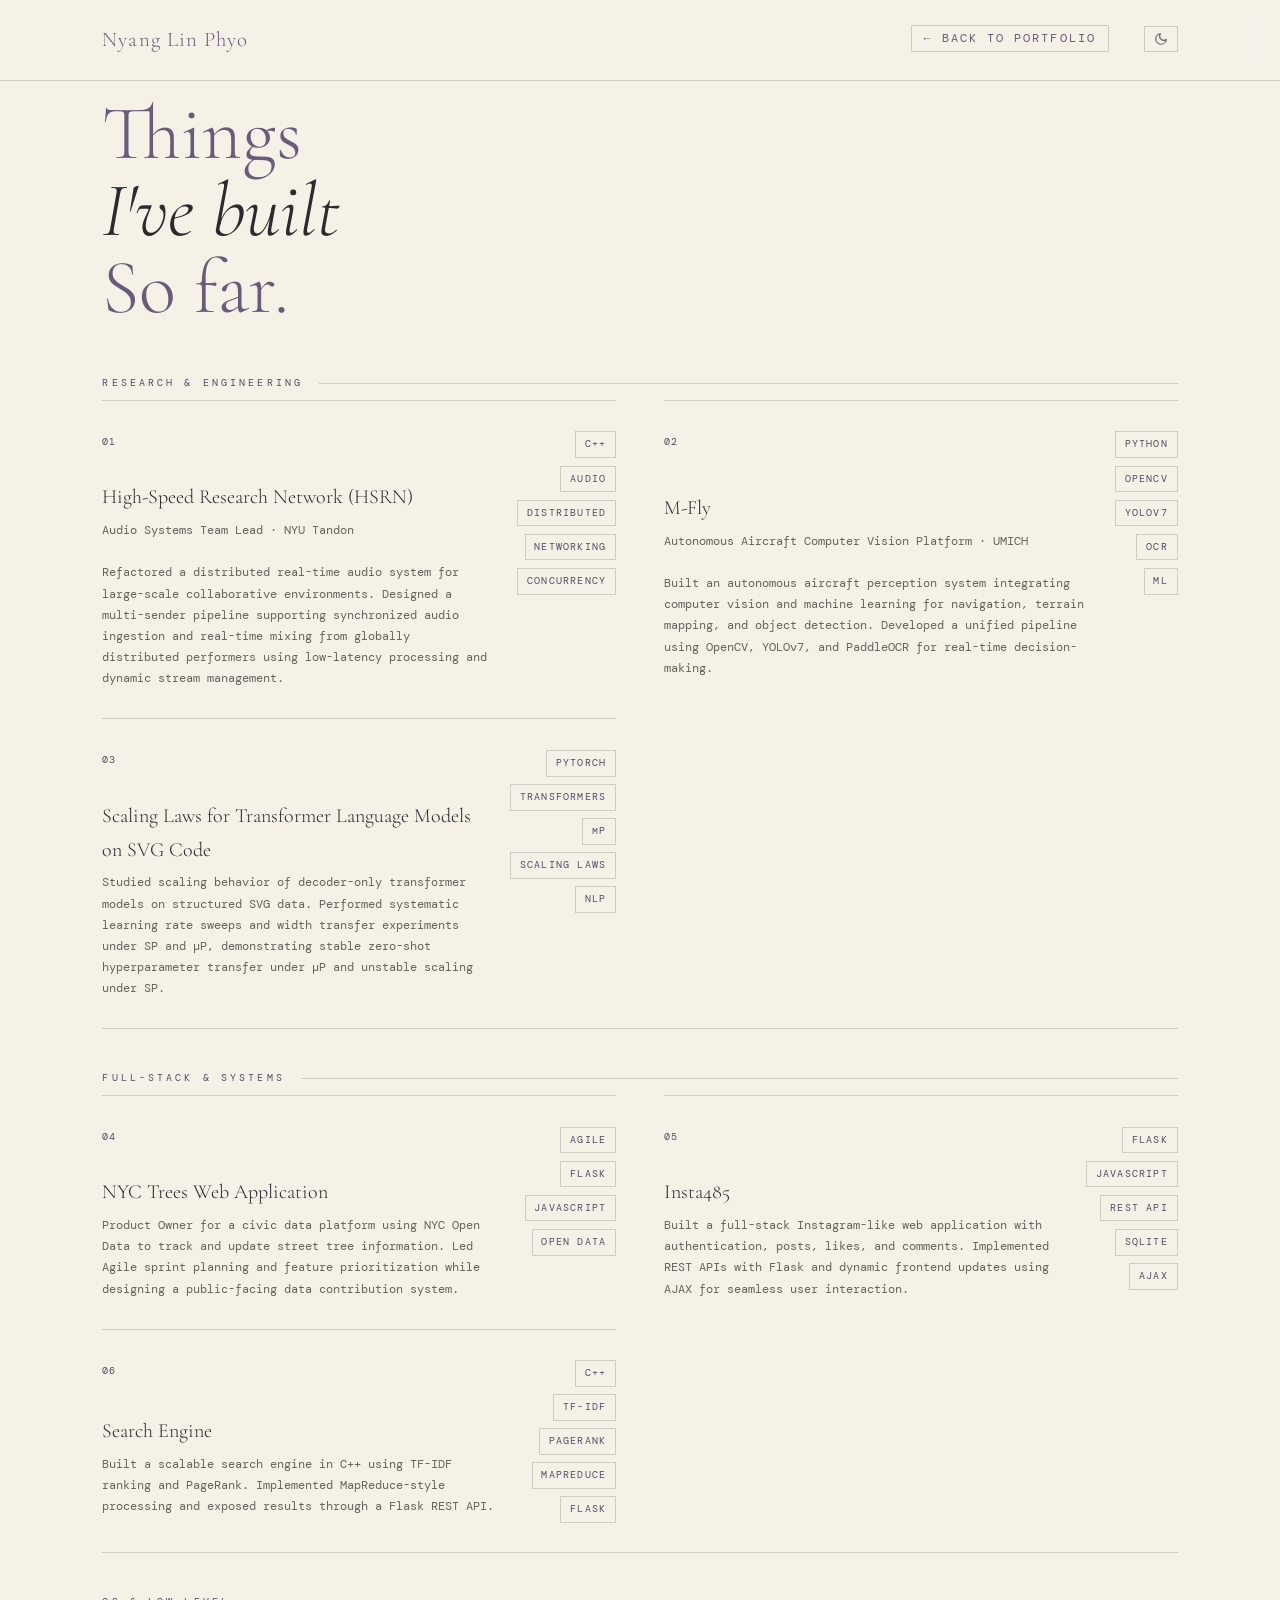
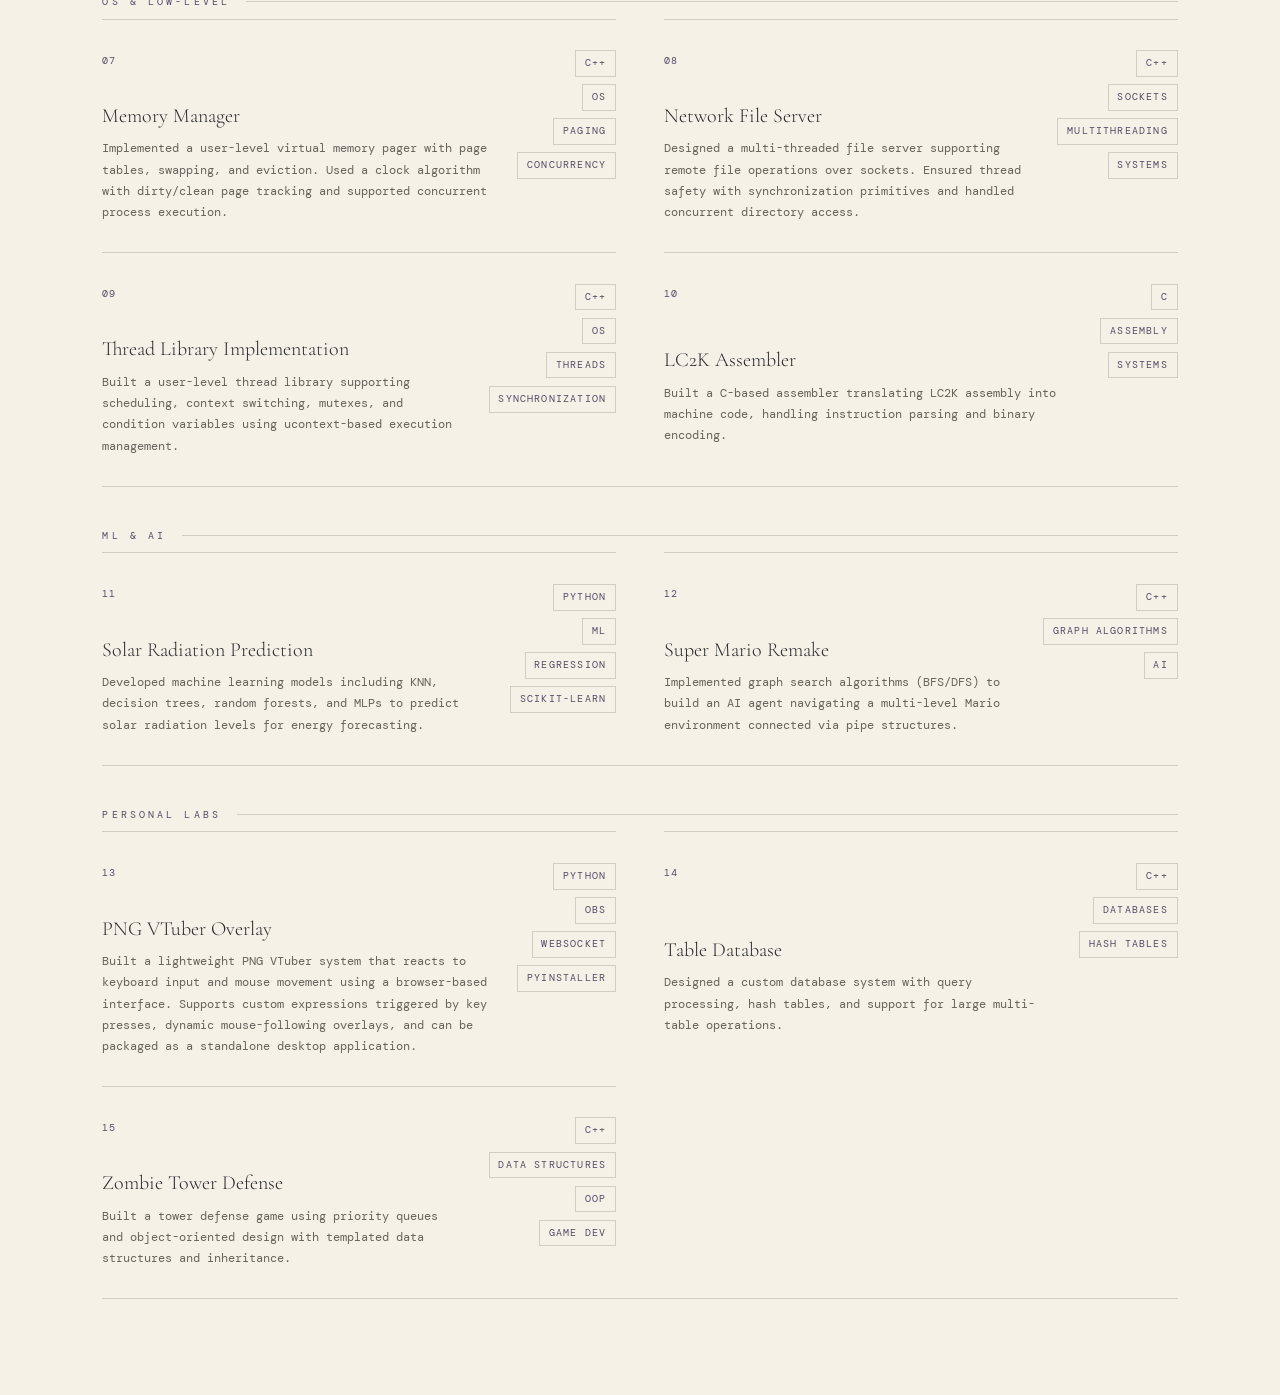
<file: projects.html>
<!DOCTYPE html>
<html lang="en">

<head>
    <meta charset="UTF-8" />
    <meta name="viewport" content="width=device-width, initial-scale=1.0" />
    <title>projects~</title>
    <meta name="description" content="All projects by Nyang Lin Phyo (Ramsey) — research, systems, full-stack and machine learning." />

    <link rel="preconnect" href="https://fonts.googleapis.com" />
    <link
        href="https://fonts.googleapis.com/css2?family=Cormorant+Garamond:ital,wght@0,300;0,400;1,300&family=DM+Mono:wght@300;400&display=swap"
        rel="stylesheet" />
    <link rel="icon" href="assets/R.png" type="image/png" />

    <!-- apply saved / OS theme before paint to avoid a flash -->
    <script>
        (function () {
            const saved = localStorage.getItem('theme');
            document.documentElement.dataset.theme =
                saved ?? (matchMedia('(prefers-color-scheme: light)').matches ? 'light' : 'dark');
        })();
    </script>

    <link rel="stylesheet" href="css/styles.css" />
</head>

<body>

    <a class="skip-link" href="#main">Skip to main content</a>

    <!-- ══ ICON LIBRARY ══ -->
    <svg xmlns="http://www.w3.org/2000/svg" style="display: none">
        <symbol id="icon-sun" viewBox="0 0 24 24" fill="none" stroke="currentColor" stroke-width="2"
            stroke-linecap="round">
            <circle cx="12" cy="12" r="4" />
            <path
                d="M12 2v2M12 20v2M4.93 4.93l1.41 1.41M17.66 17.66l1.41 1.41M2 12h2M20 12h2M4.93 19.07l1.41-1.41M17.66 6.34l1.41-1.41" />
        </symbol>
        <symbol id="icon-moon" viewBox="0 0 24 24" fill="none" stroke="currentColor" stroke-width="2"
            stroke-linecap="round" stroke-linejoin="round">
            <path d="M21 12.79A9 9 0 1 1 11.21 3 7 7 0 0 0 21 12.79z" />
        </symbol>
    </svg>

    <!-- ══ HEADER / NAV ══ -->
    <header>
        <nav aria-label="Primary">
            <a href="index.html" class="nav-logo">Nyang Lin Phyo</a>
            <ul class="nav-links">
                <li><a href="index.html" class="nav-back">← Back to Portfolio</a></li>
                <li>
                    <button type="button" id="themeToggle" class="theme-toggle" aria-pressed="false">
                        <svg class="icon-sun" width="14" height="14" aria-hidden="true">
                            <use href="#icon-sun" />
                        </svg>
                        <svg class="icon-moon" width="14" height="14" aria-hidden="true">
                            <use href="#icon-moon" />
                        </svg>
                    </button>
                </li>
            </ul>
        </nav>
    </header>

    <main id="main">
        <div class="projects-page">

            <h1 class="page-header fade-up">
                Things<br /><em>I've built</em><br /> So far.
            </h1>

            <!-- ── RESEARCH & ENGINEERING ── -->
            <p class="project-section-label fade-up">Research &amp; Engineering</p>

            <div class="projects-grid">

                <div class="project-item fade-up">
                    <span class="project-num" aria-hidden="true">01</span>
                    <div class="project-content">
                        <p class="project-title">High-Speed Research Network (HSRN)</p>
                        <p class="project-desc">
                            Audio Systems Team Lead · NYU Tandon
                            <br><br>
                            Refactored a distributed real-time audio system for large-scale collaborative
                            environments. Designed a multi-sender pipeline supporting synchronized audio ingestion
                            and real-time mixing from globally distributed performers using low-latency processing
                            and dynamic stream management.
                        </p>
                    </div>
                    <div class="project-tags">
                        <span class="tag">C++</span>
                        <span class="tag">Audio</span>
                        <span class="tag">Distributed</span>
                        <span class="tag">Networking</span>
                        <span class="tag">Concurrency</span>
                    </div>
                </div>

                <div class="project-item fade-up">
                    <span class="project-num" aria-hidden="true">02</span>
                    <div class="project-content">
                        <p class="project-title">M-Fly</p>
                        <p class="project-desc">
                            Autonomous Aircraft Computer Vision Platform · UMICH
                            <br><br>
                            Built an autonomous aircraft perception system integrating computer vision and machine
                            learning for navigation, terrain mapping, and object detection. Developed a unified
                            pipeline using OpenCV, YOLOv7, and PaddleOCR for real-time decision-making.
                        </p>
                    </div>
                    <div class="project-tags">
                        <span class="tag">Python</span>
                        <span class="tag">OpenCV</span>
                        <span class="tag">YOLOv7</span>
                        <span class="tag">OCR</span>
                        <span class="tag">ML</span>
                    </div>
                </div>

                <div class="project-item fade-up">
                    <span class="project-num" aria-hidden="true">03</span>
                    <div class="project-content">
                        <p class="project-title">Scaling Laws for Transformer Language Models on SVG Code</p>
                        <p class="project-desc">
                            Studied scaling behavior of decoder-only transformer models on structured SVG data.
                            Performed systematic learning rate sweeps and width transfer experiments under SP and
                            µP, demonstrating stable zero-shot hyperparameter transfer under µP and unstable
                            scaling under SP.
                        </p>
                    </div>
                    <div class="project-tags">
                        <span class="tag">PyTorch</span>
                        <span class="tag">Transformers</span>
                        <span class="tag">µP</span>
                        <span class="tag">Scaling Laws</span>
                        <span class="tag">NLP</span>
                    </div>
                </div>

            </div>

            <!-- ── FULL-STACK ── -->
            <p class="project-section-label fade-up">Full-Stack &amp; Systems</p>

            <div class="projects-grid">

                <div class="project-item fade-up">
                    <span class="project-num" aria-hidden="true">04</span>
                    <div class="project-content">
                        <p class="project-title">NYC Trees Web Application</p>
                        <p class="project-desc">
                            Product Owner for a civic data platform using NYC Open Data to track and update street
                            tree information. Led Agile sprint planning and feature prioritization while designing
                            a public-facing data contribution system.
                        </p>
                    </div>
                    <div class="project-tags">
                        <span class="tag">Agile</span>
                        <span class="tag">Flask</span>
                        <span class="tag">JavaScript</span>
                        <span class="tag">Open Data</span>
                    </div>
                </div>

                <div class="project-item fade-up">
                    <span class="project-num" aria-hidden="true">05</span>
                    <div class="project-content">
                        <p class="project-title">Insta485</p>
                        <p class="project-desc">
                            Built a full-stack Instagram-like web application with authentication, posts, likes,
                            and comments. Implemented REST APIs with Flask and dynamic frontend updates using AJAX
                            for seamless user interaction.
                        </p>
                    </div>
                    <div class="project-tags">
                        <span class="tag">Flask</span>
                        <span class="tag">JavaScript</span>
                        <span class="tag">REST API</span>
                        <span class="tag">SQLite</span>
                        <span class="tag">AJAX</span>
                    </div>
                </div>

                <div class="project-item fade-up">
                    <span class="project-num" aria-hidden="true">06</span>
                    <div class="project-content">
                        <p class="project-title">Search Engine</p>
                        <p class="project-desc">
                            Built a scalable search engine in C++ using TF-IDF ranking and PageRank.
                            Implemented MapReduce-style processing and exposed results through a Flask REST API.
                        </p>
                    </div>
                    <div class="project-tags">
                        <span class="tag">C++</span>
                        <span class="tag">TF-IDF</span>
                        <span class="tag">PageRank</span>
                        <span class="tag">MapReduce</span>
                        <span class="tag">Flask</span>
                    </div>
                </div>

            </div>

            <!-- ── OS & LOW-LEVEL ── -->
            <p class="project-section-label fade-up">OS &amp; Low-Level</p>

            <div class="projects-grid">

                <div class="project-item fade-up">
                    <span class="project-num" aria-hidden="true">07</span>
                    <div class="project-content">
                        <p class="project-title">Memory Manager</p>
                        <p class="project-desc">
                            Implemented a user-level virtual memory pager with page tables, swapping, and eviction.
                            Used a clock algorithm with dirty/clean page tracking and supported concurrent process
                            execution.
                        </p>
                    </div>
                    <div class="project-tags">
                        <span class="tag">C++</span>
                        <span class="tag">OS</span>
                        <span class="tag">Paging</span>
                        <span class="tag">Concurrency</span>
                    </div>
                </div>

                <div class="project-item fade-up">
                    <span class="project-num" aria-hidden="true">08</span>
                    <div class="project-content">
                        <p class="project-title">Network File Server</p>
                        <p class="project-desc">
                            Designed a multi-threaded file server supporting remote file operations over sockets.
                            Ensured thread safety with synchronization primitives and handled concurrent directory
                            access.
                        </p>
                    </div>
                    <div class="project-tags">
                        <span class="tag">C++</span>
                        <span class="tag">Sockets</span>
                        <span class="tag">Multithreading</span>
                        <span class="tag">Systems</span>
                    </div>
                </div>

                <div class="project-item fade-up">
                    <span class="project-num" aria-hidden="true">09</span>
                    <div class="project-content">
                        <p class="project-title">Thread Library Implementation</p>
                        <p class="project-desc">
                            Built a user-level thread library supporting scheduling, context switching, mutexes,
                            and condition variables using ucontext-based execution management.
                        </p>
                    </div>
                    <div class="project-tags">
                        <span class="tag">C++</span>
                        <span class="tag">OS</span>
                        <span class="tag">Threads</span>
                        <span class="tag">Synchronization</span>
                    </div>
                </div>

                <div class="project-item fade-up">
                    <span class="project-num" aria-hidden="true">10</span>
                    <div class="project-content">
                        <p class="project-title">LC2K Assembler</p>
                        <p class="project-desc">
                            Built a C-based assembler translating LC2K assembly into machine code,
                            handling instruction parsing and binary encoding.
                        </p>
                    </div>
                    <div class="project-tags">
                        <span class="tag">C</span>
                        <span class="tag">Assembly</span>
                        <span class="tag">Systems</span>
                    </div>
                </div>

            </div>

            <!-- ── ML & AI ── -->
            <p class="project-section-label fade-up">ML &amp; AI</p>

            <div class="projects-grid">

                <div class="project-item fade-up">
                    <span class="project-num" aria-hidden="true">11</span>
                    <div class="project-content">
                        <p class="project-title">Solar Radiation Prediction</p>
                        <p class="project-desc">
                            Developed machine learning models including KNN, decision trees, random forests,
                            and MLPs to predict solar radiation levels for energy forecasting.
                        </p>
                    </div>
                    <div class="project-tags">
                        <span class="tag">Python</span>
                        <span class="tag">ML</span>
                        <span class="tag">Regression</span>
                        <span class="tag">Scikit-learn</span>
                    </div>
                </div>

                <div class="project-item fade-up">
                    <span class="project-num" aria-hidden="true">12</span>
                    <div class="project-content">
                        <p class="project-title">Super Mario Remake</p>
                        <p class="project-desc">
                            Implemented graph search algorithms (BFS/DFS) to build an AI agent navigating
                            a multi-level Mario environment connected via pipe structures.
                        </p>
                    </div>
                    <div class="project-tags">
                        <span class="tag">C++</span>
                        <span class="tag">Graph Algorithms</span>
                        <span class="tag">AI</span>
                    </div>
                </div>

            </div>

            <!-- ── PERSONAL ── -->
            <p class="project-section-label fade-up">Personal Labs</p>

            <div class="projects-grid">

                <div class="project-item fade-up">
                    <span class="project-num" aria-hidden="true">13</span>
                    <div class="project-content">
                        <p class="project-title">PNG VTuber Overlay</p>
                        <p class="project-desc">
                            Built a lightweight PNG VTuber system that reacts to keyboard input and mouse
                            movement using a browser-based interface. Supports custom expressions triggered by
                            key presses, dynamic mouse-following overlays, and can be packaged as a standalone
                            desktop application.
                        </p>
                    </div>
                    <div class="project-tags">
                        <span class="tag">Python</span>
                        <span class="tag">OBS</span>
                        <span class="tag">WebSocket</span>
                        <span class="tag">PyInstaller</span>
                    </div>
                </div>

                <div class="project-item fade-up">
                    <span class="project-num" aria-hidden="true">14</span>
                    <div class="project-content">
                        <p class="project-title">Table Database</p>
                        <p class="project-desc">
                            Designed a custom database system with query processing, hash tables,
                            and support for large multi-table operations.
                        </p>
                    </div>
                    <div class="project-tags">
                        <span class="tag">C++</span>
                        <span class="tag">Databases</span>
                        <span class="tag">Hash Tables</span>
                    </div>
                </div>

                <div class="project-item fade-up">
                    <span class="project-num" aria-hidden="true">15</span>
                    <div class="project-content">
                        <p class="project-title">Zombie Tower Defense</p>
                        <p class="project-desc">
                            Built a tower defense game using priority queues and object-oriented design
                            with templated data structures and inheritance.
                        </p>
                    </div>
                    <div class="project-tags">
                        <span class="tag">C++</span>
                        <span class="tag">Data Structures</span>
                        <span class="tag">OOP</span>
                        <span class="tag">Game Dev</span>
                    </div>
                </div>

            </div>

        </div>
    </main>

    <!-- page behaviour -->
    <script src="js/main.js"></script>

</body>

</html>
</file>
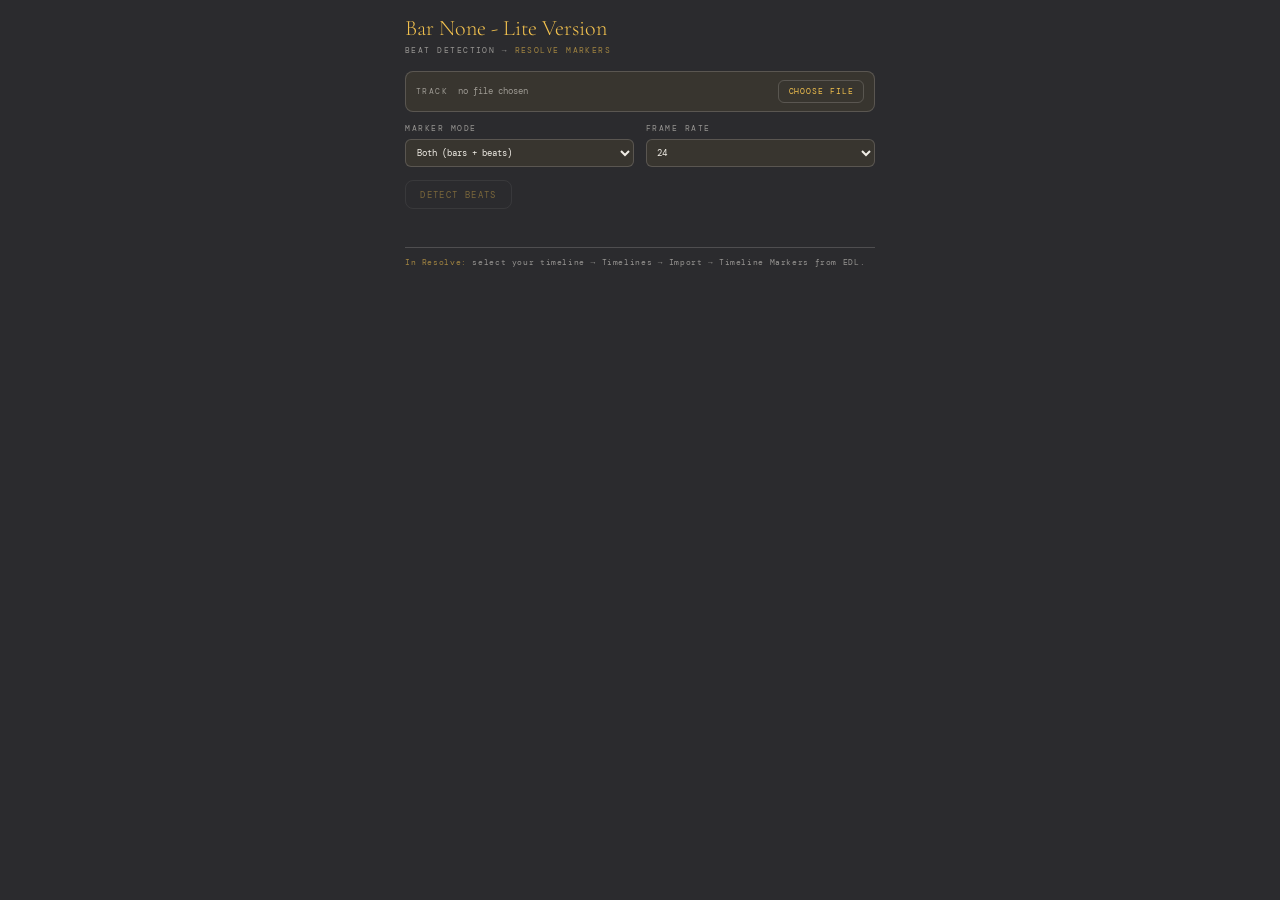
<file: demos/barnone-demo.html>
<!DOCTYPE html>
<html lang="en">

<head>
    <meta charset="UTF-8">
    <meta name="viewport" content="width=device-width, initial-scale=1.0">
    <title>Bar None — live demo</title>

    <!-- same fonts as the parent page (this runs in an iframe) -->
    <link rel="preconnect" href="https://fonts.googleapis.com" />
    <link
        href="https://fonts.googleapis.com/css2?family=Cormorant+Garamond:ital,wght@0,300;0,400;1,300&family=DM+Mono:wght@300;400&display=swap"
        rel="stylesheet" />

    <style>
        :root {
            --bg: #2b2b2e;
            --surface: rgba(242, 193, 78, 0.07);
            --purple: #f2c14e;
            --purple-dim: rgba(242, 193, 78, 0.6);
            --text: #f0ede6;
            --muted: rgba(240, 237, 230, 0.55);
            --line: rgba(240, 237, 230, 0.18);
            --err: #ff9d9d;
            --serif: 'Cormorant Garamond', Georgia, serif;
            --mono: 'DM Mono', 'Courier New', monospace;
        }

        * {
            margin: 0;
            padding: 0;
            box-sizing: border-box;
        }

        html,
        body {
            background: var(--bg);
            color: var(--text);
            font-family: var(--mono);
            font-size: 13px;
            line-height: 1.5;
        }

        body {
            min-height: 100vh;
            padding: 1.25rem 1.25rem 1.5rem;
        }

        .wrap {
            max-width: 470px;
            margin: 0 auto;
        }

        h1 {
            font-family: var(--serif);
            font-weight: 300;
            font-size: 1.7rem;
            color: var(--purple);
            line-height: 1.1;
        }

        .tagline {
            font-size: 0.62rem;
            letter-spacing: 0.18em;
            text-transform: uppercase;
            color: var(--muted);
            margin-top: 0.3rem;
            margin-bottom: 1.1rem;
        }

        .tagline em {
            font-style: normal;
            color: var(--purple-dim);
        }

        .key {
            display: block;
            font-size: 0.58rem;
            letter-spacing: 0.2em;
            text-transform: uppercase;
            color: var(--muted);
            margin-bottom: 0.35rem;
        }

        /* file row */
        .file-row {
            display: flex;
            align-items: center;
            gap: 0.75rem;
            border: 1px solid var(--line);
            border-radius: 8px;
            background: var(--surface);
            padding: 0.6rem 0.75rem;
            margin-bottom: 0.9rem;
            cursor: pointer;
        }

        .file-row .key {
            margin: 0;
            white-space: nowrap;
        }

        .file-name {
            flex: 1;
            min-width: 0;
            overflow: hidden;
            text-overflow: ellipsis;
            white-space: nowrap;
            color: var(--text);
            font-size: 0.72rem;
        }

        .file-name.empty {
            color: var(--muted);
        }

        .file-btn {
            flex-shrink: 0;
            font-size: 0.62rem;
            letter-spacing: 0.12em;
            text-transform: uppercase;
            border: 1px solid var(--line);
            border-radius: 6px;
            padding: 0.35rem 0.7rem;
            color: var(--purple);
            transition: 0.2s;
        }

        .file-row:hover .file-btn {
            background: rgba(242, 193, 78, 0.1);
            border-color: var(--purple-dim);
        }

        .file-row input[type="file"] {
            display: none;
        }

        /* controls */
        .controls {
            display: grid;
            grid-template-columns: 1fr 1fr;
            gap: 0.7rem 0.9rem;
            margin-bottom: 1rem;
        }

        select {
            width: 100%;
            font-family: var(--mono);
            font-size: 0.72rem;
            color: var(--text);
            background: var(--surface);
            border: 1px solid var(--line);
            border-radius: 6px;
            padding: 0.45rem 0.5rem;
            outline: none;
        }

        select:focus {
            border-color: var(--purple-dim);
        }

        select {
            cursor: pointer;
        }

        option {
            background: var(--bg);
            color: var(--text);
        }

        /* buttons */
        .primary {
            font-family: var(--mono);
            font-size: 0.7rem;
            letter-spacing: 0.15em;
            text-transform: uppercase;
            border: 1px solid var(--line);
            background: transparent;
            color: var(--purple);
            padding: 0.6rem 1.1rem;
            border-radius: 8px;
            cursor: pointer;
            transition: 0.2s;
        }

        .primary:hover:not(:disabled) {
            background: rgba(242, 193, 78, 0.1);
            border-color: var(--purple-dim);
        }

        .primary:disabled {
            opacity: 0.4;
            cursor: not-allowed;
        }

        /* status + results */
        .status {
            min-height: 1.2rem;
            font-size: 0.68rem;
            color: var(--purple-dim);
            margin-top: 0.7rem;
            letter-spacing: 0.04em;
        }

        .status.error {
            color: var(--err);
        }

        .results {
            border: 1px solid var(--line);
            border-radius: 8px;
            background: var(--surface);
            padding: 0.8rem 0.85rem;
            margin-top: 0.6rem;
        }

        .readout {
            font-size: 0.75rem;
            color: var(--text);
        }

        .tc {
            font-size: 0.66rem;
            color: var(--muted);
            margin-top: 0.25rem;
            letter-spacing: 0.06em;
        }

        .results .primary {
            margin-top: 0.7rem;
            width: 100%;
        }

        .resolve-hint {
            font-size: 0.6rem;
            letter-spacing: 0.08em;
            color: var(--muted);
            margin-top: 1rem;
            border-top: 1px solid var(--line);
            padding-top: 0.7rem;
        }

        .resolve-hint b {
            font-weight: 400;
            color: var(--purple-dim);
        }

        [hidden] {
            display: none !important;
        }

        @media (max-width: 430px) {
            .controls {
                grid-template-columns: 1fr;
            }

            .file-row {
                flex-wrap: wrap;
            }

            .file-name {
                flex-basis: 100%;
                order: 3;
            }
        }
    </style>
</head>

<body>
    <div class="wrap">
        <header>
            <h1>Bar None - Lite Version</h1>
            <p class="tagline">beat detection → <em>Resolve markers</em></p>
        </header>

        <label class="file-row" for="fileInput">
            <span class="key">Track</span>
            <span class="file-name empty" id="fileName">no file chosen</span>
            <span class="file-btn">Choose file</span>
            <input id="fileInput" type="file" accept="audio/*" />
        </label>

        <div class="controls">
            <label>
                <span class="key">Marker mode</span>
                <select id="modeSelect">
                    <option value="both" selected>Both (bars + beats)</option>
                    <option value="all">All beats</option>
                    <option value="downbeats">Downbeats only</option>
                    <option value="cut">Cut points</option>
                </select>
            </label>

            <label id="densityRow" hidden>
                <span class="key">Cut spacing</span>
                <select id="densitySelect">
                    <option value="tight">Tight 0.5 s</option>
                    <option value="medium" selected>Medium 1.0 s</option>
                    <option value="loose">Loose 1.5 s</option>
                </select>
            </label>

            <label>
                <span class="key">Frame rate</span>
                <select id="fpsSelect">
                    <option value="23.976">23.976</option>
                    <option value="24" selected>24</option>
                    <option value="25">25</option>
                    <option value="29.97">29.97</option>
                    <option value="30">30</option>
                    <option value="50">50</option>
                    <option value="59.94">59.94</option>
                    <option value="60">60</option>
                </select>
            </label>
        </div>

        <button id="detectBtn" class="primary" disabled>Detect beats</button>
        <p id="status" class="status" role="status" aria-live="polite"></p>

        <section id="results" class="results" hidden>
            <p id="readout" class="readout"></p>
            <p id="firstTc" class="tc"></p>
            <button id="downloadBtn" class="primary" disabled>Download EDL</button>
        </section>

        <p class="resolve-hint">
            <b>In Resolve:</b> select your timeline → Timelines → Import → Timeline
            Markers from EDL.
        </p>
    </div>

    <script src="../js/barnone.js"></script>
    <script>
        (function () {
            'use strict';

            var fileInput = document.getElementById('fileInput');
            var fileName = document.getElementById('fileName');
            var modeSelect = document.getElementById('modeSelect');
            var densityRow = document.getElementById('densityRow');
            var densitySelect = document.getElementById('densitySelect');
            var fpsSelect = document.getElementById('fpsSelect');
            var detectBtn = document.getElementById('detectBtn');
            var statusEl = document.getElementById('status');
            var results = document.getElementById('results');
            var readout = document.getElementById('readout');
            var firstTc = document.getElementById('firstTc');
            var downloadBtn = document.getElementById('downloadBtn');

            var file = null;
            var worker = null;
            var running = false;
            var lastResult = null; // last successful detection
            var markers = null; // marker list of that result
            var autoTitle = 'timeline'; // EDL title, derived from the filename

            /* ── helpers ── */

            function setStatus(text, isError) {
                statusEl.textContent = text || '';
                statusEl.classList.toggle('error', !!isError);
            }

            function isCutMode() {
                return modeSelect.value === 'cut';
            }

            function syncModeWidgets() {
                densityRow.hidden = !isCutMode();
                detectBtn.textContent = isCutMode()
                    ? 'Detect cut points'
                    : 'Detect beats';
            }

            function updateFirstTc() {
                if (!markers || !markers.length) {
                    firstTc.textContent = 'first marker —';
                    return;
                }
                var rate = BarNone.getFrameRate(fpsSelect.value);
                var base = BarNone.parseTimecode(BarNone.DEFAULT_TIMELINE_START_TC, rate);
                var tc = BarNone.framesToTimecode(
                    base + BarNone.secondsToFrames(markers[0].t, rate),
                    rate
                );
                firstTc.textContent = 'first marker ' + tc;
            }

            function round1(x) {
                return Math.round(x * 10) / 10;
            }

            /* ── invalidation (mirrors the desktop app) ── */

            function invalidate() {
                if (!lastResult) return;
                lastResult = null;
                markers = null;
                results.hidden = true;
                downloadBtn.disabled = true;
                setStatus('Options changed — press Detect again.', false);
            }

            /* ── file picking ── */

            fileInput.addEventListener('change', function () {
                file = fileInput.files && fileInput.files[0] ? fileInput.files[0] : null;
                if (file) {
                    fileName.textContent = file.name;
                    fileName.classList.remove('empty');
                    autoTitle = file.name.replace(/\.[^.]+$/, '') || 'timeline';
                    detectBtn.disabled = false;
                } else {
                    fileName.textContent = 'no file chosen';
                    fileName.classList.add('empty');
                    autoTitle = 'timeline';
                    detectBtn.disabled = true;
                }
                invalidate();
            });

            modeSelect.addEventListener('change', function () {
                syncModeWidgets();
                invalidate();
            });

            densitySelect.addEventListener('change', invalidate);

            fpsSelect.addEventListener('change', function () {
                if (markers) updateFirstTc(); // no re-detect needed for fps
            });

            /* ── detection ── */

            function setControlsDisabled(disabled) {
                fileInput.disabled = disabled;
                modeSelect.disabled = disabled;
                densitySelect.disabled = disabled;
                fpsSelect.disabled = disabled;
            }

            function fail(message) {
                running = false;
                detectBtn.disabled = !file;
                setControlsDisabled(false);
                setStatus(message, true);
            }

            function succeed(result) {
                running = false;
                detectBtn.disabled = false;
                setControlsDisabled(false);
                lastResult = result;
                markers = result.markers;

                var duration = BarNone.formatDuration(result.duration);
                if (isCutMode()) {
                    var gap = BarNone.CUT_DENSITY_GAPS[densitySelect.value];
                    readout.textContent =
                        result.cutCount + ' cut points · ≥' + gap + 's apart · ' + duration;
                } else {
                    readout.textContent =
                        round1(result.tempo) + ' BPM · ' +
                        result.beatCount + ' beats · ' +
                        result.barCount + ' bars · ' + duration;
                }
                updateFirstTc();
                results.hidden = false;
                downloadBtn.disabled = false;
                setStatus('', false);
            }

            function onWorkerMessage(event) {
                var data = event.data;
                if (data.progress) {
                    setStatus(data.progress, false);
                    return;
                }
                if (data.error) {
                    fail(data.error.message);
                    return;
                }
                if (data.result) {
                    succeed(data.result);
                }
            }

            detectBtn.addEventListener('click', function () {
                if (running) return;
                if (!file) {
                    setStatus('Choose a music file first.', true);
                    return;
                }
                running = true;
                detectBtn.disabled = true;
                results.hidden = true;
                downloadBtn.disabled = true;
                setControlsDisabled(true);
                setStatus('Loading audio…', false);

                file
                    .arrayBuffer()
                    .then(function (arrayBuffer) {
                        // decode + browser resample run here (Web Audio is
                        // main-thread only); all detection runs in the worker
                        return BarNone.decodeAndResample(arrayBuffer);
                    })
                    .then(function (pcm) {
                        if (!worker) {
                            worker = new Worker('../js/barnone-worker.js');
                            worker.onmessage = onWorkerMessage;
                            worker.onerror = function (e) {
                                fail(e.message || 'worker failed to start');
                            };
                        }
                        worker.postMessage(
                            {
                                pcm: pcm,
                                sr: BarNone.SR,
                                mode: modeSelect.value,
                                gap: BarNone.CUT_DENSITY_GAPS[densitySelect.value],
                                fps: fpsSelect.value,
                                title: autoTitle,
                                clipTC: BarNone.DEFAULT_CLIP_SOURCE_TC,
                                timelineTC: BarNone.DEFAULT_TIMELINE_START_TC,
                            },
                            [pcm.buffer]
                        );
                    })
                    .catch(function (err) {
                        fail(
                            'Could not decode this file — ' +
                            ((err && err.message) || err) +
                            '. Try an mp3, wav, or flac.'
                        );
                    });
            });

            /* ── EDL download ── */

            downloadBtn.addEventListener('click', function () {
                if (!markers) return;
                var title = autoTitle;
                var rate = BarNone.getFrameRate(fpsSelect.value);
                var edl = BarNone.buildEdl(
                    title,
                    markers,
                    rate,
                    BarNone.DEFAULT_CLIP_SOURCE_TC,
                    BarNone.DEFAULT_TIMELINE_START_TC
                );
                var blob = new Blob([edl], { type: 'text/plain' });
                var url = URL.createObjectURL(blob);
                var a = document.createElement('a');
                a.href = url;
                a.download = title + '.edl';
                document.body.appendChild(a);
                a.click();
                a.remove();
                setTimeout(function () {
                    URL.revokeObjectURL(url);
                }, 1000);
            });

            syncModeWidgets();
        })();
    </script>
</body>

</html>
</file>
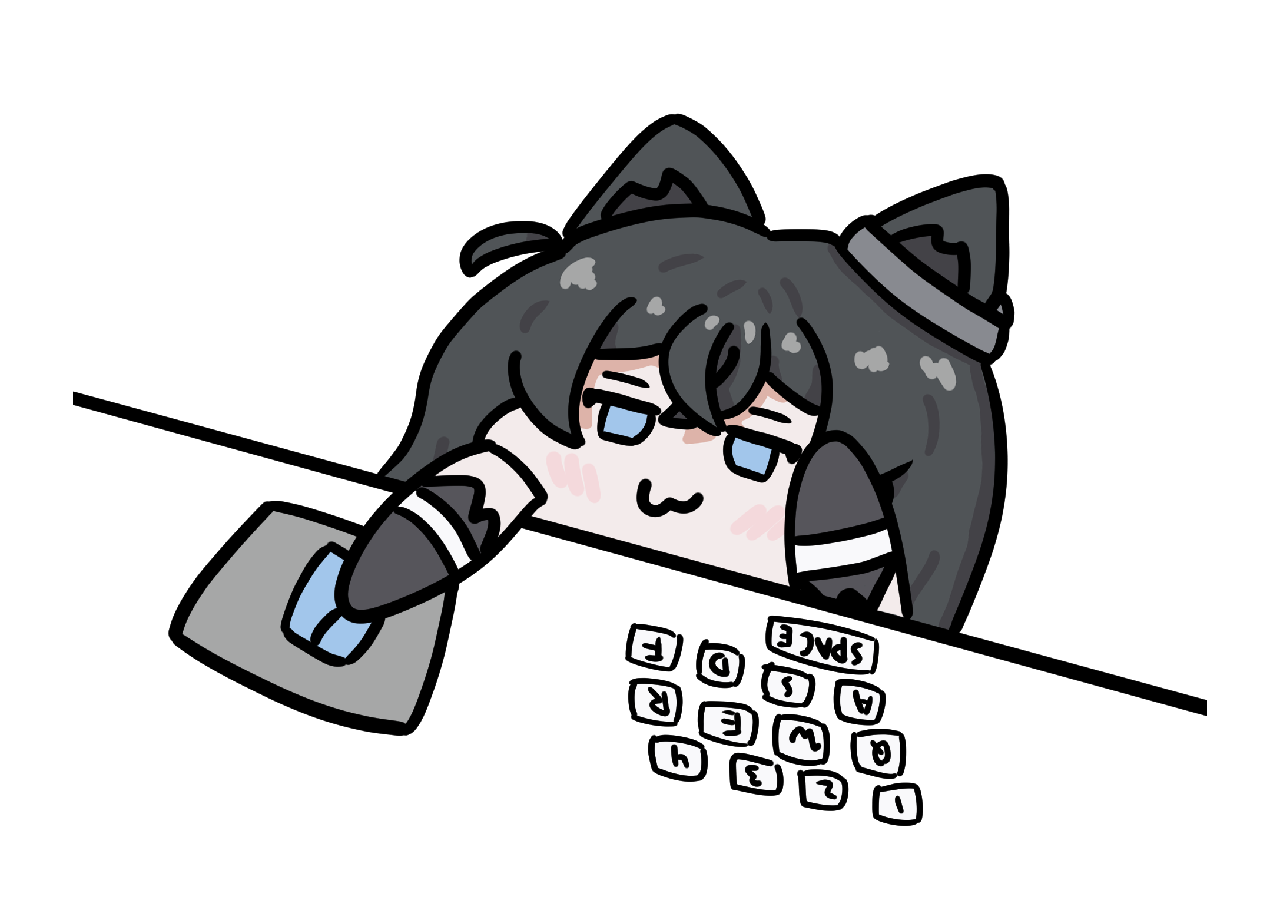
<file: demos/pngvtuber-demo.html>
<!DOCTYPE html>
<html lang="en">

<head>
    <meta charset="UTF-8">
    <meta name="viewport" content="width=device-width, initial-scale=1.0">
    <title>PNGvtuber Overlay</title>

    <style>
        * {
            margin: 0;
            padding: 0;
            box-sizing: border-box;
        }

        body {
            background: transparent;
            overflow: hidden;
            width: 100vw;
            height: 100vh;
            font-family: 'Segoe UI', sans-serif;
        }

        #overlay {
            position: fixed;
            width: 100vw;
            height: 100vh;
            user-select: none;
            z-index: 9999;
            top: 0;
            left: 0;
            pointer-events: none;
        }

        #png-stack {
            position: relative;
            width: 100%;
            height: 100%;
        }

        #png-display,
        #mouse-display {
            position: absolute;
            top: 0;
            left: 0;
            width: 100%;
            height: 100%;
            object-fit: contain;
            pointer-events: none;
            image-rendering: pixelated;
        }

        #mouse-display {
            z-index: 2;
            transform: translate(0px, 0px);
        }
    </style>
</head>

<body>

    <div id="overlay">
        <div id="png-stack">
            <img id="png-display">
            <img id="mouse-display" style="display:none;">
        </div>
    </div>

    <script>
        const KEYS = ['1', '2', '3', '4', 'q', 'w', 'e', 'r', 'a', 's', 'd', 'f', ' '];

        const KEY_MAP = {
            '1': 'press1',
            '2': 'press2',
            '3': 'press3',
            '4': 'press4',
            'q': 'pressQ',
            'w': 'pressW',
            'e': 'pressE',
            'r': 'pressR',
            'a': 'pressA',
            's': 'pressS',
            'd': 'pressD',
            'f': 'pressF',
            ' ': 'pressSpace'
        };

        const REQUIRED_FILES = [
            'base.png',
            'rightHandMouse.png',
            'press1.png',
            'press2.png',
            'press3.png',
            'press4.png',
            'pressQ.png',
            'pressW.png',
            'pressE.png',
            'pressR.png',
            'pressA.png',
            'pressS.png',
            'pressD.png',
            'pressF.png',
            'pressSpace.png'
        ];

        const PNG_DIR = '../assets/PNGs/';
        const MOUSE_RANGE = 30;
        const RADIUS = 400;

        const images = {};

        let baseImg = null;
        let mouseImg = null;

        const display = document.getElementById('png-display');
        const mouseDisplay = document.getElementById('mouse-display');

        window.focus();
        document.body.tabIndex = 0;
        document.body.focus();

        /* ── FOCUS GATE: only fire key events when cursor is inside the iframe ── */
        let cursorInFrame = false;

        window.addEventListener('message', (e) => {
            if (e.data?.type === 'focus') cursorInFrame = true;
            if (e.data?.type === 'blur')  cursorInFrame = false;
        });

        /* LOAD IMAGES */
        function loadImage(src) {
            return new Promise((resolve, reject) => {
                const img = new Image();
                img.onload = () => resolve(src);
                img.onerror = reject;
                img.src = src;
            });
        }

        async function initializeImages() {
            for (const filename of REQUIRED_FILES) {
                const path = PNG_DIR + filename;

                try {
                    await loadImage(path);

                    const lower = filename.toLowerCase();

                    if (lower === 'base.png') {
                        baseImg = path;
                    }
                    else if (lower === 'righthandmouse.png') {
                        mouseImg = path;
                    }
                    else {
                        for (const [key, mapped] of Object.entries(KEY_MAP)) {
                            if (lower === `${mapped.toLowerCase()}.png`) {
                                images[key] = path;
                            }
                        }
                    }
                } catch {
                    // silently ignore since assets guaranteed to exist
                }
            }

            display.src = baseImg;

            if (mouseImg) {
                mouseDisplay.src = mouseImg;
                mouseDisplay.style.display = 'block';
            }
        }

        initializeImages();

        /* KEY LOGIC */
        const heldKeys = new Set();

        function setKey(k) {
            if (!baseImg) return;

            if (k && images[k]) {
                display.src = images[k];
            } else {
                display.src = baseImg;
            }
        }

        document.addEventListener('keydown', (e) => {
            if (!cursorInFrame) return;
            if (e.repeat) return;

            const k = e.key === ' ' ? ' ' : e.key.toLowerCase();
            if (!KEYS.includes(k)) return;

            e.preventDefault();

            heldKeys.add(k);
            setKey(k);
        });

        document.addEventListener('keyup', (e) => {
            if (!cursorInFrame) return;

            const k = e.key === ' ' ? ' ' : e.key.toLowerCase();

            heldKeys.delete(k);

            if (heldKeys.size > 0) {
                setKey([...heldKeys].at(-1));
            } else {
                setKey(null);
            }
        });

        /* MOUSE TRACKING */
        let overlayCenter = null;

        function getOverlayCenter() {
            if (!overlayCenter) {
                const rect = document.getElementById('overlay').getBoundingClientRect();
                overlayCenter = {
                    x: rect.left + rect.width / 2,
                    y: rect.top + rect.height / 2
                };
            }
            return overlayCenter;
        }

        window.addEventListener('resize', () => overlayCenter = null);

        document.addEventListener('mousemove', (e) => {
            if (!mouseImg) return;

            const c = getOverlayCenter();

            const normX = Math.max(-1, Math.min(1, (e.clientX - c.x) / RADIUS));
            const normY = Math.max(-1, Math.min(1, (e.clientY - c.y) / RADIUS));

            mouseDisplay.style.transform =
                `translate(${-normX * MOUSE_RANGE}px, ${-normY * MOUSE_RANGE}px)`;
        });
    </script>

</body>

</html>
</file>
<file: css/styles.css>
/* ═══════════════════════════════════════════════════
   NYANG LIN PHYO — styles.css

   Contents
     1. Tokens            (dark default + light theme)
     2. Reset & base
     3. Accessibility helpers
     4. Nav
     5. Layout: layers, labels, headers
     6. About grid
     7. Projects
     8. Demo embed
     9. Contact & footer
    10. Links
    11. Hero
    12. Fade-up reveal
    13. Floating cat & cat jail
    14. Stat grid        (personal page)
    15. Projects page
    16. Section backgrounds
    17. Responsive
═══════════════════════════════════════════════════ */

/* ── 1. TOKENS ────────────────────────────────────── */
/* Palette: Charcoal #2b2b2e · Dusty Purple #6b5b7b · Gold #f2c14e
   Dark: gold is the accent (text/links/buttons), dusty purple decorates
   gradients. Light: dusty purple becomes the accent (gold fails contrast
   on paper), gold shows up in the gradient washes. */
:root {
    color-scheme: dark;

    --bg: #2b2b2e;
    --bg2: #323237;
    --bg3: #2e2e33;
    --purple: #f2c14e;
    --purple-dim: #c2a04e;
    --text: #f0ede6;
    --muted: #9e9a94;
    --line: rgba(240, 237, 230, 0.14);
    --glow: rgba(242, 193, 78, 0.1);
    --nav-bg: rgba(43, 43, 46, 0.85);
    --surface: rgba(255, 255, 255, 0.03);
    --cat-shadow: rgba(240, 237, 230, 0.18);
    --noise-opacity: 0.4;

    /* hero gradient blobs (personal page) — dusty purple + gold */
    --gradient-a: rgba(107, 91, 123, 0.38);
    --gradient-b: rgba(242, 193, 78, 0.12);
    --gradient-c: rgba(88, 74, 104, 0.3);

    --serif: 'Cormorant Garamond', Georgia, serif;
    --mono: 'DM Mono', monospace;
}

:root[data-theme='light'] {
    color-scheme: light;

    --bg: #f5f1e7;
    --bg2: #ede8db;
    --bg3: #f0ebdf;
    --purple: #6b5b7b;
    --purple-dim: #574a66;
    --text: #2b2b2e;
    --muted: #67635c;
    --line: rgba(43, 43, 46, 0.18);
    --glow: rgba(242, 193, 78, 0.22);
    --nav-bg: rgba(245, 241, 231, 0.88);
    --surface: rgba(107, 91, 123, 0.06);
    --cat-shadow: rgba(43, 43, 46, 0.2);
    --noise-opacity: 0.3;

    /* much subtler hero blobs — warm gold and dusty purple on paper */
    --gradient-a: rgba(242, 193, 78, 0.28);
    --gradient-b: rgba(107, 91, 123, 0.14);
    --gradient-c: rgba(242, 193, 78, 0.16);
}

/* ── 2. RESET & BASE ─────────────────────────────── */
*,
*::before,
*::after {
    box-sizing: border-box;
    margin: 0;
    padding: 0;
}

html {
    scroll-behavior: smooth;
    scroll-padding-top: 5rem;
    background: var(--bg);
}

body {
    background: var(--bg);
    color: var(--text);
    font-family: var(--mono);
    font-size: 14px;
    line-height: 1.7;
    overflow-x: hidden;
    transition: background-color 0.3s ease, color 0.3s ease;
}

a {
    color: var(--purple);
    text-decoration: none;
}

/* ── 3. ACCESSIBILITY HELPERS ────────────────────── */
.skip-link {
    position: fixed;
    top: -100%;
    left: 0;
    z-index: 200;
    background: var(--purple);
    color: var(--bg);
    font-size: 0.72rem;
    letter-spacing: 0.18em;
    text-transform: uppercase;
    padding: 0.7rem 1.4rem;
}

.skip-link:focus {
    top: 0;
}

:focus-visible {
    outline: 2px solid var(--purple);
    outline-offset: 3px;
}

/* ── 4. NAV ──────────────────────────────────────── */
nav {
    position: fixed;
    top: 0;
    left: 0;
    right: 0;
    z-index: 100;
    display: flex;
    justify-content: space-between;
    align-items: center;
    padding: 1.4rem clamp(2rem, 8vw, 9rem);
    background: var(--nav-bg);
    backdrop-filter: blur(12px);
    border-bottom: 1px solid var(--line);
    transition: background 0.3s ease;
}

.nav-logo {
    font-family: var(--serif);
    font-size: 1.3rem;
    font-weight: 300;
    letter-spacing: 0.05em;
    color: var(--purple);
}

.nav-links {
    display: flex;
    gap: 2.2rem;
    list-style: none;
}

.nav-links a {
    font-size: 0.72rem;
    letter-spacing: 0.18em;
    text-transform: uppercase;
    color: var(--muted);
    transition: color 0.2s;
}

.nav-links a:hover {
    color: var(--purple);
}

.nav-back {
    color: var(--purple) !important;
    border: 1px solid var(--line);
    padding: 0.3rem 0.75rem;
    transition: color 0.2s, border-color 0.2s, background 0.2s;
}

.nav-back:hover {
    color: var(--text) !important;
    border-color: var(--purple-dim);
    background: var(--glow);
}

/* theme toggle (dark: shows sun → switch to light) */
.theme-toggle {
    display: inline-flex;
    align-items: center;
    justify-content: center;
    background: none;
    border: 1px solid var(--line);
    color: var(--muted);
    padding: 0.3rem 0.55rem;
    font: inherit;
    cursor: pointer;
    transition: color 0.2s, border-color 0.2s, background 0.2s;
}

.theme-toggle:hover {
    color: var(--purple);
    border-color: var(--purple-dim);
    background: var(--glow);
}

.theme-toggle svg {
    display: block;
}

.theme-toggle .icon-moon {
    display: none;
}

:root[data-theme='light'] .theme-toggle .icon-sun {
    display: none;
}

:root[data-theme='light'] .theme-toggle .icon-moon {
    display: block;
}

/* ── 5. LAYOUT ───────────────────────────────────── */
.layer {
    min-height: 100vh;
    display: flex;
    flex-direction: column;
    justify-content: center;
    padding: 6rem clamp(2rem, 8vw, 9rem);
    position: relative;
    overflow: hidden;
    border-bottom: 1px solid var(--line);
    transition: background 0.3s ease;
}

/* noise texture overlay on every layer */
.layer::after {
    content: '';
    position: absolute;
    inset: 0;
    background-image: url("data:image/svg+xml,%3Csvg viewBox='0 0 200 200' xmlns='http://www.w3.org/2000/svg'%3E%3Cfilter id='n'%3E%3CfeTurbulence type='fractalNoise' baseFrequency='0.9' numOctaves='4' stitchTiles='stitch'/%3E%3C/filter%3E%3Crect width='100%25' height='100%25' filter='url(%23n)' opacity='0.03'/%3E%3C/svg%3E");
    background-repeat: repeat;
    background-size: 200px;
    pointer-events: none;
    opacity: var(--noise-opacity);
}

.section-label {
    font-size: 0.65rem;
    letter-spacing: 0.3em;
    text-transform: uppercase;
    color: var(--purple-dim);
    margin-bottom: 3rem;
    display: flex;
    align-items: center;
    gap: 1rem;
}

.section-label::after {
    content: '';
    flex: 1;
    max-width: 60px;
    height: 1px;
    background: var(--line);
}

.section-header {
    font-family: var(--serif);
    font-size: clamp(2rem, 5vw, 4rem);
    font-weight: 300;
    color: var(--purple);
    margin-bottom: 3.5rem;
    line-height: 1.1;
}

/* ── 6. ABOUT GRID (About + Skills) ─────────────── */
.about-grid {
    display: grid;
    grid-template-columns: 1fr 1fr;
    gap: 4rem;
    align-items: start;
    max-width: 900px;
}

.about-text {
    font-family: var(--serif);
    font-size: clamp(1.3rem, 2.5vw, 1.75rem);
    font-weight: 300;
    line-height: 1.55;
    color: var(--text);
}

.about-details {
    display: flex;
    flex-direction: column;
    gap: 1rem;
}

.detail-row {
    display: flex;
    gap: 1rem;
    align-items: baseline;
    border-bottom: 1px solid var(--line);
    padding-bottom: 0.75rem;
}

.detail-key {
    font-size: 0.65rem;
    letter-spacing: 0.2em;
    text-transform: uppercase;
    color: var(--muted);
    min-width: 110px;
}

.detail-val {
    font-size: 0.82rem;
    color: var(--text);
}

/* About only: three equal columns — text | details | "up to now" */
#about .about-grid {
    grid-template-columns: repeat(3, 1fr);
    max-width: none;
}

/* Skills: same three equal columns as About — text | details | (left open) */
#skills .about-grid {
    grid-template-columns: repeat(3, 1fr);
    max-width: none;
}

.about-now-title {
    margin-bottom: 2rem;
}

.about-now-status {
    font-family: var(--serif);
    font-style: italic;
    font-size: 1.15rem;
    font-weight: 300;
    line-height: 1.5;
    color: var(--text);
    max-width: 30ch;
    min-height: 3.4em;
    transition: opacity 0.4s ease, transform 0.4s ease;
}

/* fading out: drift right while disappearing */
.about-now-status.fade {
    opacity: 0;
    transform: translateX(14px);
}

/* snap state for the incoming line (no transition): slightly left, invisible,
   then released so it drifts right into place while fading in */
.about-now-status.preload {
    opacity: 0;
    transform: translateX(-14px);
    transition: none;
}

/* ── 7. PROJECTS ────────────────────────────────── */
/* Personal Labs: full-width two-column card grid on desktop (PNG VTuber
   and Bar None side by side), single column on mobile. */
.project-list {
    display: grid;
    grid-template-columns: repeat(2, minmax(0, 1fr));
    column-gap: 3rem;
    max-width: none;
    border-bottom: 1px solid var(--line);
}

.project-item {
    display: grid;
    grid-template-columns: 2.5rem 1fr 180px;
    align-items: start;
    gap: 1.5rem;
    padding: 1.8rem 0;
    border-top: 1px solid var(--line);
}

/* card layout: number on top, content under it, tags as a vertical
   rail on the right; even borders on every card in the grid */
.project-list .project-item {
    display: grid;
    grid-template-columns: minmax(0, 1fr) max-content;
    grid-template-areas:
        'num    tags'
        'content tags';
    column-gap: 1.5rem;
    align-items: start;
    border-bottom: none;
}

.project-list .project-item:last-child {
    border-bottom: none;
}

.project-list .project-num {
    grid-area: num;
    margin-bottom: 0.35rem;
}

.project-list .project-content {
    grid-area: content;
}

.project-num {
    font-size: 0.65rem;
    color: var(--purple-dim);
    letter-spacing: 0.1em;
    padding-top: 0.2rem;
}

.project-title {
    font-family: var(--serif);
    font-size: 1.25rem;
    font-weight: 300;
    color: var(--text);
    margin-bottom: 0.35rem;
}

.project-desc {
    font-size: 0.78rem;
    color: var(--muted);
    max-width: 75ch;
}

.project-tags {
    display: flex;
    flex-wrap: wrap;
    gap: 0.4rem;
    justify-content: flex-end;
}

/* tags sit as a vertical rail along the side of each card */
.project-list .project-tags {
    grid-area: tags;
    flex-direction: column;
    align-items: flex-end;
    justify-content: flex-start;
    gap: 0.45rem;
    margin-top: 0.1rem;
    padding-top: 0;
}

/* repo link under the Bar None demo */
.project-repo-link {
    margin-top: 1.25rem;
    font-size: 0.7rem;
    letter-spacing: 0.06em;
}

.project-repo-link a {
    color: var(--purple-dim);
    transition: color 0.2s ease;
}

.project-repo-link a:hover {
    color: var(--purple);
}

.tag {
    font-size: 0.62rem;
    letter-spacing: 0.12em;
    text-transform: uppercase;
    border: 1px solid var(--line);
    padding: 0.25rem 0.55rem;
    color: var(--purple-dim);
}

.projects-more {
    margin-top: 2rem;
}

/* ── PROJECT GRID card layout (index + projects pages) ─
   Full-width two-column card grid; each card has the
   number on top, text on the left and a vertical tag
   rail on the right. On mobile the cards stack and the
   tags wrap along the bottom. */
.projects-grid {
    display: grid;
    grid-template-columns: repeat(2, minmax(0, 1fr));
    column-gap: 3rem;
    border-bottom: 1px solid var(--line);
}

/* index "Things I've built": fill column-by-column
   (01-03 left, 04-06 right) */
#projects .projects-grid {
    grid-auto-flow: column;
    grid-template-rows: repeat(3, auto);
}

.projects-grid .project-item {
    display: grid;
    grid-template-columns: minmax(0, 1fr) max-content;
    grid-template-areas:
        'num  tags'
        'text tags';
    column-gap: 1.5rem;
    align-items: start;
    padding: 1.8rem 0;
    border-top: 1px solid var(--line);
}

.projects-grid .project-num {
    grid-area: num;
    margin-bottom: 0.35rem;
}

.projects-grid .project-content {
    grid-area: text;
}

/* tags sit as a vertical rail along the side of each card */
.projects-grid .project-tags {
    grid-area: tags;
    flex-direction: column;
    align-items: flex-end;
    gap: 0.45rem;
    margin-top: 0.1rem;
    padding-top: 0;
}

@media (max-width: 700px) {
    .projects-grid,
    #projects .projects-grid {
        grid-auto-flow: row;
        grid-template-rows: auto;
        grid-template-columns: 1fr;
        column-gap: 0;
    }

    .projects-grid .project-item {
        grid-template-columns: 1fr;
        grid-template-areas:
            'num'
            'text'
            'tags';
        column-gap: 0;
    }

    /* keep the tags visible on mobile as a wrapping row */
    .projects-grid .project-tags {
        display: flex;
        flex-direction: row;
        flex-wrap: wrap;
        align-items: flex-start;
        justify-content: flex-start;
        margin-top: 1rem;
    }

    /* index: keep only the first three (original) projects */
    #projects .projects-grid .project-item:nth-child(n + 4) {
        display: none;
    }
}

/* ── 8. DEMO EMBED ──────────────────────────────── */
.project-demo-container {
    margin-top: 1.5rem;
    width: 100%;
    display: flex;
    flex-direction: column;
    align-items: flex-start;
}

.project-demo {
    width: 100%;
    max-width: 600px;
    height: 520px;
    border-radius: 12px;
    border: 1px solid var(--line);
    overflow: hidden;
    display: block;
}

.demo-placeholder {
    width: 100%;
    max-width: 600px;
    height: 520px;
    border: 1px solid var(--line);
    border-radius: 12px;
    display: flex;
    align-items: center;
    justify-content: center;
    background: var(--surface);
    backdrop-filter: blur(6px);
}

.demo-btn {
    padding: 0.8rem 1.4rem;
    font-size: 0.75rem;
    letter-spacing: 0.15em;
    text-transform: uppercase;
    border: 1px solid var(--line);
    background: transparent;
    color: var(--purple);
    cursor: pointer;
    transition: 0.2s;
}

.demo-btn:hover {
    background: var(--glow);
    border-color: var(--purple-dim);
}

.demo-hover-hint {
    font-size: 0.68rem;
    letter-spacing: 0.12em;
    color: var(--purple-dim);
    margin-top: 0.75rem;
    text-transform: uppercase;
    opacity: 0;
    transition: opacity 0.4s ease;
    pointer-events: none;
}

.demo-mobile-note {
    display: none;
    font-size: 0.68rem;
    letter-spacing: 0.12em;
    color: var(--muted);
    margin-top: 0.75rem;
    text-transform: uppercase;
}

/* ── 9. CONTACT & FOOTER ────────────────────────── */
.contact-big {
    font-family: var(--serif);
    font-size: clamp(2.5rem, 8vw, 7rem);
    font-weight: 300;
    line-height: 0.95;
    color: var(--purple);
    margin-bottom: 2.5rem;
}

.contact-big em {
    font-style: italic;
    color: var(--text);
}

/* Heading on the left, QR card on the right, level with it.
   The QR shrinks and drifts toward the heading as space narrows. */
.contact-head {
    display: flex;
    align-items: flex-start;
    justify-content: space-between;
    gap: clamp(1.5rem, 6vw, 5rem);
    margin-bottom: 4rem;
    position: relative;
    z-index: 1;
}

.contact-head .contact-big {
    margin-bottom: 0;
}

/* QR card (hidden on mobile, where a plain link shows instead).
   Dark theme shows light-on-dark modules; light theme swaps to
   the white card with dark modules. */
.contact-qr {
    flex-shrink: 0;
    display: flex;
    flex-direction: column;
    align-items: center;
    gap: 0.6rem;
    padding: 1rem 1rem 0.8rem;
    border: 1px solid var(--line);
    background: #34343a;
    transition: border-color 0.2s, transform 0.2s;
}

.contact-qr .qr-dark {
    display: block;
}

.contact-qr .qr-light {
    display: none;
}

:root[data-theme='light'] .contact-qr {
    background: #ffffff;
}

:root[data-theme='light'] .contact-qr .qr-dark {
    display: none;
}

:root[data-theme='light'] .contact-qr .qr-light {
    display: block;
}

.contact-qr:hover {
    border-color: var(--purple-dim);
    transform: translateY(-3px);
}

.contact-qr img {
    display: block;
    width: clamp(110px, 13vw, 176px);
    height: auto;
}

.contact-qr-caption {
    font-size: 0.62rem;
    letter-spacing: 0.25em;
    text-transform: uppercase;
    color: var(--muted);
    font-family: var(--mono);
    white-space: nowrap;
}

:root[data-theme='light'] .contact-qr-caption {
    color: #2b2b2e;
}

.contact-social {
    display: none;
}

.contact-links {
    display: flex;
    gap: 3rem;
    flex-wrap: wrap;
}

.contact-link {
    display: flex;
    flex-direction: column;
    gap: 0.3rem;
}

.contact-link-label {
    font-size: 0.62rem;
    letter-spacing: 0.25em;
    text-transform: uppercase;
    color: var(--muted);
}

.contact-link a {
    font-size: 0.82rem;
    color: var(--purple);
    transition: color 0.2s;
}

.contact-link a:hover {
    color: var(--text);
}

footer {
    position: absolute;
    bottom: 2.5rem;
    left: clamp(2rem, 8vw, 9rem);
    right: clamp(2rem, 8vw, 9rem);
    display: flex;
    justify-content: space-between;
    align-items: center;
    font-size: 0.65rem;
    color: var(--muted);
    letter-spacing: 0.1em;
    border-top: 1px solid var(--line);
    padding-top: 1rem;
}

.footer-meow {
    background: none;
    border: none;
    font: inherit;
    color: inherit;
    letter-spacing: inherit;
    cursor: pointer;
    display: inline-block;
    animation: sway 3s ease-in-out infinite;
    animation-delay: 2s;
}

@keyframes sway {

    0%,
    100% {
        transform: translateX(0);
    }

    50% {
        transform: translateX(10px);
    }
}

/* ── 10. LINKS ──────────────────────────────────── */
.link {
    display: inline-flex;
    align-items: center;
    gap: 6px;
    font-size: 1.1rem;
    color: var(--purple);
    transition: transform 0.2s ease, opacity 0.2s ease;
}

.link-right:hover {
    opacity: 0.85;
    transform: translateX(3px);
}

/* ── 11. HERO ───────────────────────────────────── */
.hero-gradient {
    position: absolute;
    inset: 0;
    background: radial-gradient(ellipse at 20% 60%, var(--gradient-a) 0%, transparent 60%),
        radial-gradient(ellipse at 80% 30%, var(--gradient-b) 0%, transparent 55%),
        radial-gradient(ellipse at 50% 90%, var(--gradient-c) 0%, transparent 50%);
    background-size: 200% 200%;
    animation: gradientShift 12s ease infinite;
    pointer-events: none;
    z-index: 0;
}

/* light mode: the blobs are already subtle — keep them perfectly still */
:root[data-theme='light'] .hero-gradient {
    animation: none;
}

@keyframes gradientShift {

    0%,
    100% {
        background-position: 0% 50%;
    }

    50% {
        background-position: 100% 50%;
    }
}

.hero-eyebrow {
    font-size: 0.7rem;
    letter-spacing: 0.25em;
    text-transform: uppercase;
    color: var(--purple-dim);
    margin-bottom: 1.5rem;
    position: relative;
    z-index: 1;
}

.hero-name {
    font-family: var(--serif);
    font-size: clamp(3.5rem, 10vw, 8rem);
    font-weight: 300;
    line-height: 0.95;
    letter-spacing: -0.01em;
    color: var(--purple);
    margin-bottom: 1.8rem;
    position: relative;
    z-index: 1;
}

.hero-name em {
    font-style: italic;
    color: var(--text);
}

.hero-sub {
    font-size: 0.85rem;
    color: var(--muted);
    max-width: 38ch;
    margin-bottom: 3rem;
    letter-spacing: 0.04em;
    position: relative;
    z-index: 1;
}

.hero-scroll-indicator {
    position: absolute;
    left: 50%;
    bottom: 1rem;
    transform: translateX(-50%);
    display: flex;
    flex-direction: column;
    align-items: center;
    gap: 0.35rem;
    color: var(--purple-dim);
    font-size: 0.68rem;
    letter-spacing: 0.25em;
    text-transform: uppercase;
    z-index: 5;
    pointer-events: none;
    animation: heroArrowBounce 2s ease-in-out infinite;
}

.hero-scroll-indicator svg {
    width: 18px;
    height: 18px;
}

@keyframes heroArrowBounce {

    0%,
    100% {
        transform: translateX(-50%) translateY(0);
    }

    50% {
        transform: translateX(-50%) translateY(10px);
    }
}

/* hero: text column on the left, photo on the right.
   Flex keeps the photo's top edge level with the eyebrow
   at every viewport size — no absolute pixel offsets. */
.hero-row {
    display: flex;
    align-items: flex-start;
    justify-content: space-between;
    gap: clamp(2rem, 5vw, 5rem);
    width: 100%;
    position: relative;
    z-index: 1;
}

.hero-text {
    min-width: 0;
}

/* the whole photo is one anchor to personal.html.
   (overflow lives on the img, so the labels above and
   below the frame never get clipped) */
.hero-photo {
    position: relative;
    z-index: 1;
    flex-shrink: 0;
    width: clamp(150px, 18vw, 260px);
    display: block;
}

.hero-photo img {
    display: block;
    width: 100%;
    aspect-ratio: 18 / 25;
    object-fit: cover;
    object-position: center top;
    filter: grayscale(20%) brightness(0.88);
    transition: filter 0.4s;
    border: 1px solid var(--line);
}

.hero-photo:hover img {
    filter: grayscale(0%) brightness(1);
}

/* hover label, bottom of the frame */
.hero-photo::after {
    content: '→ personal';
    position: absolute;
    bottom: -1.6rem;
    left: 0;
    right: 0;
    text-align: center;
    font-size: 0.68rem;
    letter-spacing: 0.2em;
    text-transform: uppercase;
    color: var(--purple-dim);
    opacity: 0;
    transition: opacity 0.3s;
}

.hero-photo:hover::after {
    opacity: 1;
}

/* "click me..." — randomly timed hint floating above the frame,
   same style as the → personal label */
.hero-photo-hint {
    position: absolute;
    bottom: calc(100% + 0.55rem);
    left: 50%;
    transform: translateX(-50%);
    display: flex;
    align-items: center;
    gap: 0.4rem;
    font-size: 0.68rem;
    letter-spacing: 0.2em;
    text-transform: uppercase;
    color: var(--purple-dim);
    white-space: nowrap;
    pointer-events: none;
    opacity: 0;
    transition: opacity 0.45s ease;
    z-index: 2;
}

.hero-photo-hint svg {
    animation: hintArrowBounce 1.4s ease-in-out infinite;
}

@keyframes hintArrowBounce {

    0%,
    100% {
        transform: translateY(0);
    }

    50% {
        transform: translateY(3px);
    }
}

.hero-photo-hint.show {
    opacity: 1;
}

/* ── 12. FADE-UP REVEAL ─────────────────────────── */
.fade-up {
    opacity: 0;
    transform: translateY(28px);
    transition: opacity 0.7s ease, transform 0.7s ease;
}

.fade-up.visible {
    opacity: 1;
    transform: translateY(0);
}

/* ── 13. FLOATING CAT ───────────────────────────── */
.floating-cat {
    position: fixed;
    left: 0;
    top: 0;
    width: clamp(80px, 10vw, 140px);
    pointer-events: auto;
    z-index: 11;
    opacity: 0.72;
    visibility: hidden;
    cursor: grab;
    will-change: transform;
}

.floating-cat img {
    width: 100%;
    display: block;
    filter: drop-shadow(0 0 18px var(--cat-shadow));
}

/* ── 14. STAT GRID (personal page) ──────────────── */
/* seven squares, always one row, full width — no dead space */
.stat-grid {
    display: grid;
    grid-template-columns: repeat(7, 1fr);
    gap: 1px;
    border: 1px solid var(--line);
    margin-top: 3rem;
}

.stat-cell {
    padding: 1.75rem 1.3rem;
    border: 1px solid var(--line);
    display: flex;
    flex-direction: column;
    gap: 0.5rem;
    transition: background 0.2s;
}

.stat-cell:hover {
    background: var(--glow);
}

.stat-label {
    font-size: 0.65rem;
    letter-spacing: 0.25em;
    text-transform: uppercase;
    color: var(--muted);
}

.stat-value {
    font-family: var(--serif);
    font-size: clamp(1.7rem, 2.8vw, 2.75rem);
    font-weight: 300;
    color: var(--purple);
    line-height: 1;
}

.stat-note {
    font-size: 0.65rem;
    color: var(--muted);
    margin-top: 0.2rem;
}

/* ── 14b. DRAWING GALLERY (personal page) ───────── */
.art-gif-row {
    display: flex;
    justify-content: center;
    margin-top: 0.5rem;
}

.art-gif-row img {
    width: clamp(320px, 38vw, 540px);
    height: auto;
    border: 1px solid var(--line);
}

/* one row of columns below the gif; each drawing is
   centered in its own column whatever its aspect ratio */
.art-row {
    display: flex;
    flex-wrap: wrap;
    justify-content: center;
    align-items: center;
    gap: clamp(1.5rem, 4vw, 4rem);
    margin-top: 3.5rem;
}

.art-item {
    flex: 1 1 calc(50% - 2rem);
    min-width: min(280px, 100%);
    display: flex;
    justify-content: center;
    align-items: center;
}

.art-item img {
    display: block;
    max-width: 100%;
    max-height: min(75vh, 680px);
    width: auto;
    height: auto;
}

.art-loading {
    font-size: 0.7rem;
    letter-spacing: 0.15em;
    text-transform: uppercase;
    color: var(--muted);
}

.art-loading.art-error {
    text-transform: none;
    letter-spacing: 0.05em;
    color: var(--purple-dim);
}

/* ── VIDEO EDITING ─────────────────────────────────── */
.video-row {
    display: flex;
    justify-content: center;
    margin-top: 3.5rem;
}

.video-item {
    position: relative;
    width: 100%;
    max-width: 860px;
    border: 1px solid var(--line);
    border-radius: 12px;
    overflow: hidden;
    background: #000;
}

.video-item video {
    display: block;
    width: 100%;
    height: auto;
    max-height: min(72vh, 620px);
    object-fit: contain;
    background: #000;
}

/* centered play badge shown until playback starts */
.video-play {
    position: absolute;
    top: 50%;
    left: 50%;
    transform: translate(-50%, -50%);
    display: flex;
    align-items: center;
    justify-content: center;
    width: 4.25rem;
    height: 4.25rem;
    border: 1px solid var(--line);
    border-radius: 50%;
    background: rgba(24, 24, 27, 0.65);
    color: var(--purple);
    backdrop-filter: blur(6px);
    pointer-events: none;
    transition: opacity 0.25s ease;
}

.video-play[hidden] {
    display: none;
}

/* ── 15. PROJECTS PAGE ──────────────────────────── */
.projects-page {
    min-height: 100vh;
    padding: 6rem clamp(2rem, 8vw, 9rem);
}

.page-header {
    font-family: var(--serif);
    font-size: clamp(2.5rem, 6vw, 5rem);
    font-weight: 300;
    color: var(--purple);
    margin-bottom: 0.5rem;
    line-height: 1;
}

.page-header em {
    font-style: italic;
    color: var(--text);
}

.project-section-label {
    font-size: 0.65rem;
    letter-spacing: 0.3em;
    text-transform: uppercase;
    color: var(--purple-dim);
    padding: 2.5rem 0 0.5rem;
    display: flex;
    align-items: center;
    gap: 1rem;
}

.project-section-label::after {
    content: '';
    flex: 1;
    height: 1px;
    background: var(--line);
}

/* ── 16. SECTION BACKGROUNDS ────────────────────── */
#hero {
    background: var(--bg);
}

#about {
    background: var(--bg2);
}

#skills {
    background: var(--bg3);
}

#projects {
    background: var(--bg2);
}

#personal {
    background: var(--bg3);
}

#contact {
    background: var(--bg);
}

#hero-personal {
    background: var(--bg);
}

#analytics {
    background: var(--bg2);
}

/* ── 17. RESPONSIVE ─────────────────────────────── */
@media (max-width: 1100px) {

    /* 7 squares no longer fit one row — drop to two rows of 4+3.
       (grid rows center automatically via the section's layout) */
    .stat-grid {
        grid-template-columns: repeat(4, 1fr);
    }
}

@media (max-width: 900px) {

    .floating-cat,
    .hero-photo {
        display: none;
    }
}

@media (max-width: 700px) {

    /* on small screens keep only the theme toggle visible */
    .nav-links {
        gap: 0;
    }

    .nav-links li {
        display: none;
    }

    .nav-links li:last-child {
        display: inline-flex;
        margin-left: -1rem;
    }

    .about-grid {
        grid-template-columns: 1fr;
        gap: 2.5rem;
    }

    /* about's third column collapses into the stack too */
    #about .about-grid {
        grid-template-columns: 1fr;
    }

    /* skills collapses the same way on phones */
    #skills .about-grid {
        grid-template-columns: 1fr;
    }

    .about-now-status {
        min-height: 0;
    }

    .project-item {
        grid-template-columns: 2rem 1fr;
    }

    /* Personal Labs: stack the cards — PNG VTuber on top of Bar None */
    .project-list {
        grid-template-columns: 1fr;
        column-gap: 0;
    }

    .project-list .project-item {
        grid-template-columns: 1fr;
        grid-template-areas:
            'num'
            'content'
            'tags';
        column-gap: 0;
        row-gap: 1rem;
    }

    /* on mobile the tags wrap as a row along the bottom of the card */
    .project-list .project-tags {
        display: flex;
        flex-direction: row;
        flex-wrap: wrap;
        align-items: center;
        justify-content: flex-start;
        gap: 0.4rem;
        margin-top: 0;
    }

    .project-tags {
        display: none;
    }

    .contact-links {
        gap: 2rem;
    }

    /* on mobile, swap the QR card for a plain link */
    .contact-qr {
        display: none;
    }

    .contact-social {
        display: flex;
    }

    .stat-grid {
        grid-template-columns: 1fr 1fr;
    }

    .demo-mobile-note {
        display: block;
    }
}

/* ── REDUCED MOTION ─────────────────────────────── */
@media (prefers-reduced-motion: reduce) {

    html {
        scroll-behavior: auto;
    }

    *,
    *::before,
    *::after {
        animation-duration: 0.01ms !important;
        animation-iteration-count: 1 !important;
        transition-duration: 0.01ms !important;
    }

    /* reveal content immediately instead of animating */
    .fade-up {
        opacity: 1;
        transform: none;
    }
}
</file>
